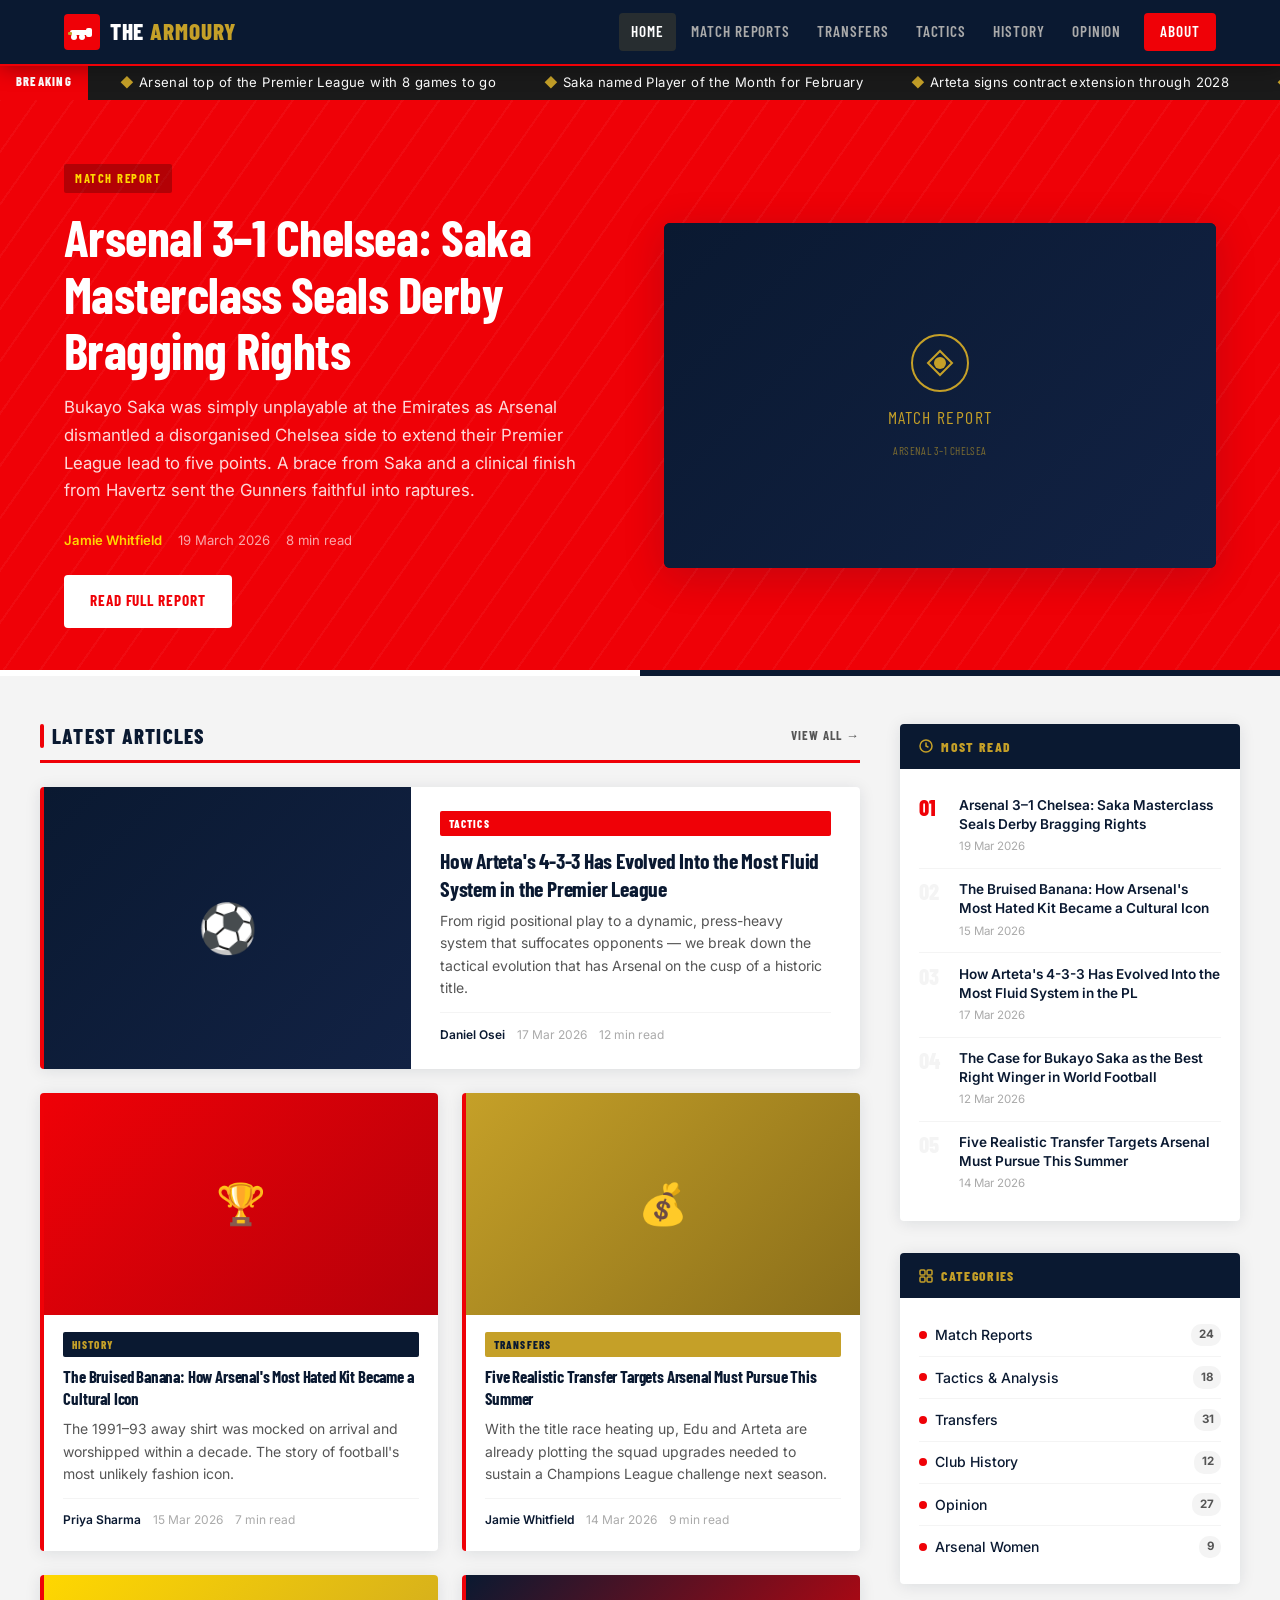
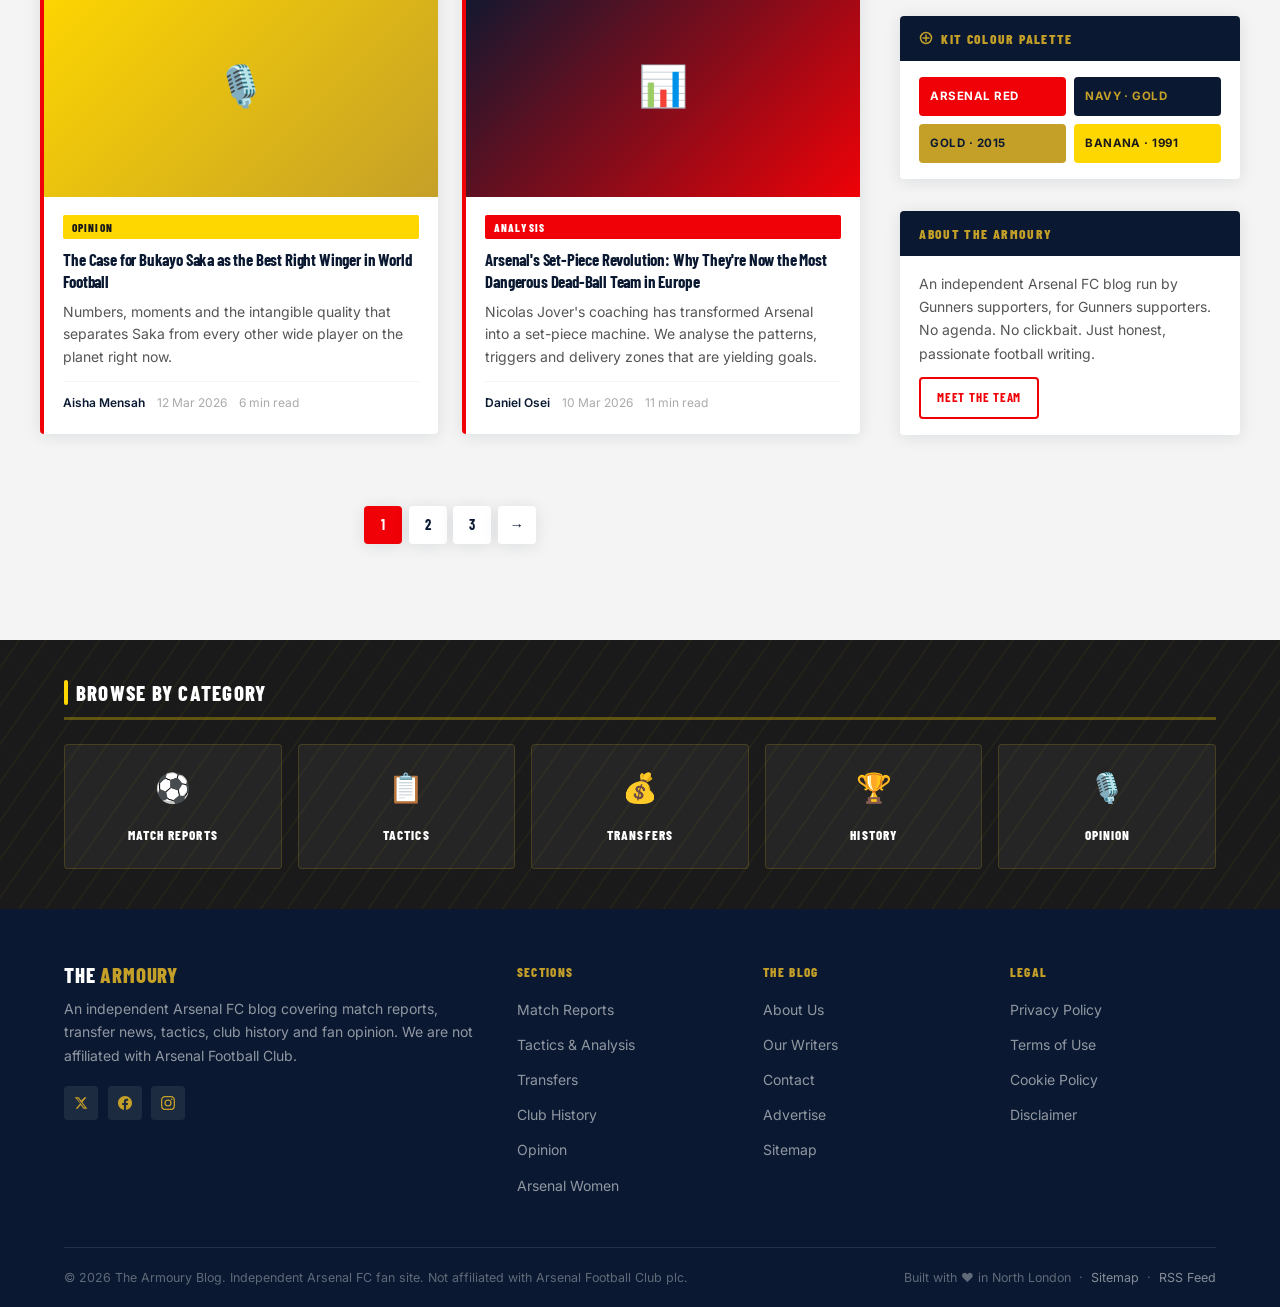
<file: index.html>
<!DOCTYPE html>
<html lang="en">
<head>
  <meta charset="UTF-8" />
  <meta name="viewport" content="width=device-width, initial-scale=1.0" />

  <!-- ═══════════════════════════════════════════════
       PRIMARY SEO META
  ═══════════════════════════════════════════════ -->
  <title>The Armoury Blog — Arsenal FC News, Tactics & Culture</title>
  <meta name="description" content="The Armoury is an independent Arsenal FC blog covering match reports, transfer news, tactics, club history and fan opinion. All Gunners, all the time." />
  <meta name="keywords" content="Arsenal FC, Arsenal blog, Gunners, Premier League, Arsenal news, Arsenal tactics, Arsenal transfers, Emirates Stadium" />
  <meta name="author" content="The Armoury Blog" />
  <meta name="robots" content="index, follow, max-snippet:-1, max-image-preview:large, max-video-preview:-1" />
  <link rel="canonical" href="https://thearmoury.blog/" />

  <!-- ═══════════════════════════════════════════════
       OPEN GRAPH (Facebook / LinkedIn / WhatsApp)
  ═══════════════════════════════════════════════ -->
  <meta property="og:type"        content="website" />
  <meta property="og:site_name"   content="The Armoury Blog" />
  <meta property="og:title"       content="The Armoury Blog — Arsenal FC News, Tactics & Culture" />
  <meta property="og:description" content="Independent Arsenal FC coverage: match reports, transfer news, tactics, club history and fan opinion." />
  <meta property="og:url"         content="https://thearmoury.blog/" />
  <meta property="og:image"       content="https://thearmoury.blog/images/og-default.jpg" />
  <meta property="og:image:width" content="1200" />
  <meta property="og:image:height" content="630" />
  <meta property="og:locale"      content="en_GB" />

  <!-- ═══════════════════════════════════════════════
       TWITTER / X CARDS
  ═══════════════════════════════════════════════ -->
  <meta name="twitter:card"        content="summary_large_image" />
  <meta name="twitter:site"        content="@TheArmouryBlog" />
  <meta name="twitter:creator"     content="@TheArmouryBlog" />
  <meta name="twitter:title"       content="The Armoury Blog — Arsenal FC News, Tactics & Culture" />
  <meta name="twitter:description" content="Independent Arsenal FC coverage: match reports, transfer news, tactics, club history and fan opinion." />
  <meta name="twitter:image"       content="https://thearmoury.blog/images/og-default.jpg" />

  <!-- ═══════════════════════════════════════════════
       SCHEMA.ORG — WebSite + Sitelinks Searchbox
  ═══════════════════════════════════════════════ -->
  <script type="application/ld+json">
  {
    "@context": "https://schema.org",
    "@type": "WebSite",
    "name": "The Armoury Blog",
    "alternateName": "The Armoury",
    "url": "https://thearmoury.blog/",
    "description": "Independent Arsenal FC blog covering match reports, transfer news, tactics, club history and fan opinion.",
    "inLanguage": "en-GB",
    "publisher": {
      "@type": "Organization",
      "name": "The Armoury Blog",
      "url": "https://thearmoury.blog/",
      "logo": {
        "@type": "ImageObject",
        "url": "https://thearmoury.blog/images/logo.png",
        "width": 200,
        "height": 60
      },
      "sameAs": [
        "https://twitter.com/TheArmouryBlog",
        "https://www.facebook.com/TheArmouryBlog",
        "https://www.instagram.com/TheArmouryBlog"
      ]
    },
    "potentialAction": {
      "@type": "SearchAction",
      "target": {
        "@type": "EntryPoint",
        "urlTemplate": "https://thearmoury.blog/search.html?q={search_term_string}"
      },
      "query-input": "required name=search_term_string"
    }
  }
  </script>

  <!-- ═══════════════════════════════════════════════
       SCHEMA.ORG — Blog (ItemList of latest posts)
  ═══════════════════════════════════════════════ -->
  <script type="application/ld+json">
  {
    "@context": "https://schema.org",
    "@type": "Blog",
    "name": "The Armoury Blog",
    "url": "https://thearmoury.blog/",
    "description": "Independent Arsenal FC blog",
    "blogPost": [
      {
        "@type": "BlogPosting",
        "headline": "Arsenal 3-1 Chelsea: Saka Masterclass Seals North London Bragging Rights",
        "url": "https://thearmoury.blog/posts/arsenal-3-1-chelsea-match-report.html",
        "datePublished": "2026-03-19",
        "author": { "@type": "Person", "name": "Jamie Whitfield" },
        "image": "https://thearmoury.blog/images/posts/arsenal-chelsea-march-2026.jpg"
      },
      {
        "@type": "BlogPosting",
        "headline": "The Bruised Banana: How Arsenal's Most Hated Kit Became a Cultural Icon",
        "url": "https://thearmoury.blog/posts/bruised-banana-kit-history.html",
        "datePublished": "2026-03-15",
        "author": { "@type": "Person", "name": "Priya Sharma" },
        "image": "https://thearmoury.blog/images/posts/bruised-banana-kit.jpg"
      }
    ]
  }
  </script>

  <!-- ═══════════════════════════════════════════════
       PERFORMANCE & FONTS
  ═══════════════════════════════════════════════ -->
  <link rel="preconnect" href="https://fonts.googleapis.com" />
  <link rel="preconnect" href="https://fonts.gstatic.com" crossorigin />
  <link href="https://fonts.googleapis.com/css2?family=Barlow+Condensed:wght@600;700;800&family=Inter:wght@400;500;600;700&display=swap" rel="stylesheet" />

  <link rel="stylesheet" href="css/style.css" />

  <!-- Favicon placeholders -->
  <link rel="icon" type="image/svg+xml" href="images/favicon.svg" />
  <link rel="apple-touch-icon" href="images/apple-touch-icon.png" />
  <meta name="theme-color" content="#0A1931" />
</head>
<body>

  <!-- ═══════════════════════════════════════════════
       HEADER
  ═══════════════════════════════════════════════ -->
  <header class="site-header" role="banner">
    <div class="container header-inner">
      <a href="index.html" class="site-logo" aria-label="The Armoury Blog — Home">
        <svg class="logo-cannon" viewBox="0 0 36 36" fill="none" xmlns="http://www.w3.org/2000/svg" aria-hidden="true">
          <rect width="36" height="36" rx="4" fill="#EF0107"/>
          <!-- Simplified cannon silhouette -->
          <rect x="6" y="16" width="20" height="5" rx="2" fill="white"/>
          <rect x="22" y="14" width="6" height="9" rx="2" fill="white"/>
          <circle cx="10" cy="23" r="3" fill="white"/>
          <circle cx="18" cy="23" r="3" fill="white"/>
          <rect x="4" y="18" width="4" height="3" rx="1" fill="#C5A028"/>
        </svg>
        <span class="logo-text">The <span>Armoury</span></span>
      </a>

      <nav class="site-nav" role="navigation" aria-label="Main navigation">
        <a href="index.html" class="active">Home</a>
        <a href="match-reports.html">Match Reports</a>
        <a href="transfers.html">Transfers</a>
        <a href="tactics.html">Tactics</a>
        <a href="history.html">History</a>
        <a href="opinion.html">Opinion</a>
        <a href="about.html" class="nav-cta">About</a>
      </nav>

      <button class="nav-toggle" aria-label="Toggle navigation" aria-expanded="false">
        <svg width="22" height="22" viewBox="0 0 22 22" fill="none" xmlns="http://www.w3.org/2000/svg">
          <rect y="4"  width="22" height="2.5" rx="1.25" fill="currentColor"/>
          <rect y="10" width="22" height="2.5" rx="1.25" fill="currentColor"/>
          <rect y="16" width="22" height="2.5" rx="1.25" fill="currentColor"/>
        </svg>
      </button>
    </div>
  </header>

  <!-- ═══════════════════════════════════════════════
       BREAKING NEWS TICKER
  ═══════════════════════════════════════════════ -->
  <div class="ticker-bar" role="marquee" aria-label="Breaking news">
    <span class="ticker-label">Breaking</span>
    <div class="ticker-track" aria-hidden="true">
      <span>Arsenal top of the Premier League with 8 games to go</span>
      <span>Saka named Player of the Month for February</span>
      <span>Arteta signs contract extension through 2028</span>
      <span>Arsenal linked with €60m Bundesliga midfielder</span>
      <span>Emirates Stadium expansion plans approved by Islington Council</span>
      <span>Arsenal Women reach Champions League semi-finals</span>
      <span>Odegaard returns to training ahead of Man City clash</span>
    </div>
  </div>

  <!-- ═══════════════════════════════════════════════
       HERO — Featured Post
  ═══════════════════════════════════════════════ -->
  <section class="hero" aria-label="Featured article">
    <div class="container hero-inner">
      <div class="hero-content">
        <span class="hero-label">Match Report</span>
        <h1 class="hero-title">Arsenal 3–1 Chelsea: Saka Masterclass Seals Derby Bragging Rights</h1>
        <p class="hero-excerpt">Bukayo Saka was simply unplayable at the Emirates as Arsenal dismantled a disorganised Chelsea side to extend their Premier League lead to five points. A brace from Saka and a clinical finish from Havertz sent the Gunners faithful into raptures.</p>
        <div class="hero-meta">
          <span class="author">Jamie Whitfield</span>
          <span>19 March 2026</span>
          <span>8 min read</span>
        </div>
        <a href="posts/arsenal-3-1-chelsea-match-report.html" class="btn btn-white">Read Full Report</a>
      </div>
      <div class="hero-image-wrap" aria-hidden="true">
        <div class="hero-image-placeholder">
          <svg width="64" height="64" viewBox="0 0 64 64" fill="none" xmlns="http://www.w3.org/2000/svg">
            <circle cx="32" cy="32" r="28" stroke="#C5A028" stroke-width="2" fill="none"/>
            <path d="M20 32 L32 20 L44 32 L32 44 Z" stroke="#C5A028" stroke-width="2" fill="none"/>
            <circle cx="32" cy="32" r="6" fill="#C5A028"/>
          </svg>
          <span>Match Report</span>
          <span style="font-size:0.7rem;color:rgba(197,160,40,0.6);letter-spacing:0.04em;">Arsenal 3–1 Chelsea</span>
        </div>
      </div>
    </div>
  </section>

  <!-- ═══════════════════════════════════════════════
       MAIN CONTENT
  ═══════════════════════════════════════════════ -->
  <main id="main-content" role="main">
    <div class="container main-layout">

      <!-- ── PRIMARY CONTENT ── -->
      <div class="primary-content">

        <!-- Latest Articles -->
        <section aria-labelledby="latest-heading">
          <div class="section-header">
            <h2 class="section-title" id="latest-heading">Latest Articles</h2>
            <a href="all-posts.html" class="section-link">View all →</a>
          </div>

          <div class="posts-grid">

            <!-- Featured card -->
            <article class="post-card post-card-featured" itemscope itemtype="https://schema.org/BlogPosting">
              <div class="post-card-image">
                <div class="post-card-img-placeholder" style="background:linear-gradient(135deg,#0A1931,#122244);min-height:220px;">
                  <span style="font-size:3rem;">⚽</span>
                </div>
              </div>
              <div class="post-card-body">
                <span class="post-tag tag-red">Tactics</span>
                <h3 class="post-card-title" itemprop="headline">
                  <a href="posts/arteta-4-3-3-evolution.html" itemprop="url">How Arteta's 4-3-3 Has Evolved Into the Most Fluid System in the Premier League</a>
                </h3>
                <p class="post-card-excerpt" itemprop="description">From rigid positional play to a dynamic, press-heavy system that suffocates opponents — we break down the tactical evolution that has Arsenal on the cusp of a historic title.</p>
                <div class="post-card-meta">
                  <span class="author" itemprop="author" itemscope itemtype="https://schema.org/Person">
                    <span itemprop="name">Daniel Osei</span>
                  </span>
                  <time itemprop="datePublished" datetime="2026-03-17">17 Mar 2026</time>
                  <span>12 min read</span>
                </div>
              </div>
            </article>

            <!-- Card 1 -->
            <article class="post-card" itemscope itemtype="https://schema.org/BlogPosting">
              <div class="post-card-image">
                <div class="post-card-img-placeholder" style="background:linear-gradient(135deg,#EF0107,#B5000A);">
                  <span style="font-size:2.5rem;">🏆</span>
                </div>
              </div>
              <div class="post-card-body">
                <span class="post-tag tag-navy">History</span>
                <h3 class="post-card-title" itemprop="headline">
                  <a href="posts/bruised-banana-kit-history.html" itemprop="url">The Bruised Banana: How Arsenal's Most Hated Kit Became a Cultural Icon</a>
                </h3>
                <p class="post-card-excerpt" itemprop="description">The 1991–93 away shirt was mocked on arrival and worshipped within a decade. The story of football's most unlikely fashion icon.</p>
                <div class="post-card-meta">
                  <span class="author" itemprop="author" itemscope itemtype="https://schema.org/Person">
                    <span itemprop="name">Priya Sharma</span>
                  </span>
                  <time itemprop="datePublished" datetime="2026-03-15">15 Mar 2026</time>
                  <span>7 min read</span>
                </div>
              </div>
            </article>

            <!-- Card 2 -->
            <article class="post-card" itemscope itemtype="https://schema.org/BlogPosting">
              <div class="post-card-image">
                <div class="post-card-img-placeholder" style="background:linear-gradient(135deg,#C5A028,#8a6e1a);">
                  <span style="font-size:2.5rem;">💰</span>
                </div>
              </div>
              <div class="post-card-body">
                <span class="post-tag tag-gold">Transfers</span>
                <h3 class="post-card-title" itemprop="headline">
                  <a href="posts/summer-transfer-targets-2026.html" itemprop="url">Five Realistic Transfer Targets Arsenal Must Pursue This Summer</a>
                </h3>
                <p class="post-card-excerpt" itemprop="description">With the title race heating up, Edu and Arteta are already plotting the squad upgrades needed to sustain a Champions League challenge next season.</p>
                <div class="post-card-meta">
                  <span class="author" itemprop="author" itemscope itemtype="https://schema.org/Person">
                    <span itemprop="name">Jamie Whitfield</span>
                  </span>
                  <time itemprop="datePublished" datetime="2026-03-14">14 Mar 2026</time>
                  <span>9 min read</span>
                </div>
              </div>
            </article>

            <!-- Card 3 -->
            <article class="post-card" itemscope itemtype="https://schema.org/BlogPosting">
              <div class="post-card-image">
                <div class="post-card-img-placeholder" style="background:linear-gradient(135deg,#FFD700,#c5a028);">
                  <span style="font-size:2.5rem;">🎙️</span>
                </div>
              </div>
              <div class="post-card-body">
                <span class="post-tag tag-yellow">Opinion</span>
                <h3 class="post-card-title" itemprop="headline">
                  <a href="posts/saka-best-in-world.html" itemprop="url">The Case for Bukayo Saka as the Best Right Winger in World Football</a>
                </h3>
                <p class="post-card-excerpt" itemprop="description">Numbers, moments and the intangible quality that separates Saka from every other wide player on the planet right now.</p>
                <div class="post-card-meta">
                  <span class="author" itemprop="author" itemscope itemtype="https://schema.org/Person">
                    <span itemprop="name">Aisha Mensah</span>
                  </span>
                  <time itemprop="datePublished" datetime="2026-03-12">12 Mar 2026</time>
                  <span>6 min read</span>
                </div>
              </div>
            </article>

            <!-- Card 4 -->
            <article class="post-card" itemscope itemtype="https://schema.org/BlogPosting">
              <div class="post-card-image">
                <div class="post-card-img-placeholder" style="background:linear-gradient(135deg,#0A1931,#EF0107);">
                  <span style="font-size:2.5rem;">📊</span>
                </div>
              </div>
              <div class="post-card-body">
                <span class="post-tag tag-red">Analysis</span>
                <h3 class="post-card-title" itemprop="headline">
                  <a href="posts/arsenal-set-piece-analysis.html" itemprop="url">Arsenal's Set-Piece Revolution: Why They're Now the Most Dangerous Dead-Ball Team in Europe</a>
                </h3>
                <p class="post-card-excerpt" itemprop="description">Nicolas Jover's coaching has transformed Arsenal into a set-piece machine. We analyse the patterns, triggers and delivery zones that are yielding goals.</p>
                <div class="post-card-meta">
                  <span class="author" itemprop="author" itemscope itemtype="https://schema.org/Person">
                    <span itemprop="name">Daniel Osei</span>
                  </span>
                  <time itemprop="datePublished" datetime="2026-03-10">10 Mar 2026</time>
                  <span>11 min read</span>
                </div>
              </div>
            </article>

          </div><!-- /.posts-grid -->
        </section>

        <!-- Pagination -->
        <nav class="pagination" aria-label="Post pagination">
          <a href="#" class="page-link active" aria-current="page">1</a>
          <a href="#" class="page-link">2</a>
          <a href="#" class="page-link">3</a>
          <a href="#" class="page-link" aria-label="Next page">→</a>
        </nav>

      </div><!-- /.primary-content -->

      <!-- ── SIDEBAR ── -->
      <aside class="sidebar" role="complementary" aria-label="Sidebar">

        <!-- Most Read -->
        <div class="sidebar-widget">
          <div class="widget-header">
            <svg width="14" height="14" viewBox="0 0 14 14" fill="none" aria-hidden="true"><circle cx="7" cy="7" r="6" stroke="currentColor" stroke-width="1.5"/><path d="M7 4v3l2 1" stroke="currentColor" stroke-width="1.5" stroke-linecap="round"/></svg>
            Most Read
          </div>
          <div class="widget-body">
            <ol class="latest-list" aria-label="Most read articles">
              <li>
                <span class="latest-num">01</span>
                <div>
                  <div class="latest-title"><a href="posts/arsenal-3-1-chelsea-match-report.html">Arsenal 3–1 Chelsea: Saka Masterclass Seals Derby Bragging Rights</a></div>
                  <div class="latest-date">19 Mar 2026</div>
                </div>
              </li>
              <li>
                <span class="latest-num">02</span>
                <div>
                  <div class="latest-title"><a href="posts/bruised-banana-kit-history.html">The Bruised Banana: How Arsenal's Most Hated Kit Became a Cultural Icon</a></div>
                  <div class="latest-date">15 Mar 2026</div>
                </div>
              </li>
              <li>
                <span class="latest-num">03</span>
                <div>
                  <div class="latest-title"><a href="posts/arteta-4-3-3-evolution.html">How Arteta's 4-3-3 Has Evolved Into the Most Fluid System in the PL</a></div>
                  <div class="latest-date">17 Mar 2026</div>
                </div>
              </li>
              <li>
                <span class="latest-num">04</span>
                <div>
                  <div class="latest-title"><a href="posts/saka-best-in-world.html">The Case for Bukayo Saka as the Best Right Winger in World Football</a></div>
                  <div class="latest-date">12 Mar 2026</div>
                </div>
              </li>
              <li>
                <span class="latest-num">05</span>
                <div>
                  <div class="latest-title"><a href="posts/summer-transfer-targets-2026.html">Five Realistic Transfer Targets Arsenal Must Pursue This Summer</a></div>
                  <div class="latest-date">14 Mar 2026</div>
                </div>
              </li>
            </ol>
          </div>
        </div>

        <!-- Categories -->
        <div class="sidebar-widget">
          <div class="widget-header">
            <svg width="14" height="14" viewBox="0 0 14 14" fill="none" aria-hidden="true"><rect x="1" y="1" width="5" height="5" rx="1" stroke="currentColor" stroke-width="1.5"/><rect x="8" y="1" width="5" height="5" rx="1" stroke="currentColor" stroke-width="1.5"/><rect x="1" y="8" width="5" height="5" rx="1" stroke="currentColor" stroke-width="1.5"/><rect x="8" y="8" width="5" height="5" rx="1" stroke="currentColor" stroke-width="1.5"/></svg>
            Categories
          </div>
          <div class="widget-body">
            <ul class="cat-list" aria-label="Post categories">
              <li><a href="match-reports.html">Match Reports</a><span class="cat-count">24</span></li>
              <li><a href="tactics.html">Tactics &amp; Analysis</a><span class="cat-count">18</span></li>
              <li><a href="transfers.html">Transfers</a><span class="cat-count">31</span></li>
              <li><a href="history.html">Club History</a><span class="cat-count">12</span></li>
              <li><a href="opinion.html">Opinion</a><span class="cat-count">27</span></li>
              <li><a href="women.html">Arsenal Women</a><span class="cat-count">9</span></li>
            </ul>
          </div>
        </div>

        <!-- Kit Colours -->
        <div class="sidebar-widget">
          <div class="widget-header">
            <svg width="14" height="14" viewBox="0 0 14 14" fill="none" aria-hidden="true"><circle cx="7" cy="7" r="5.5" stroke="currentColor" stroke-width="1.5"/><path d="M4 7h6M7 4v6" stroke="currentColor" stroke-width="1.5" stroke-linecap="round"/></svg>
            Kit Colour Palette
          </div>
          <div class="widget-body">
            <div class="kit-swatches" aria-label="Arsenal kit colour palette">
              <div class="swatch swatch-red">Arsenal Red</div>
              <div class="swatch swatch-navy">Navy · Gold</div>
              <div class="swatch swatch-gold">Gold · 2015</div>
              <div class="swatch swatch-yellow">Banana · 1991</div>
            </div>
          </div>
        </div>

        <!-- About Widget -->
        <div class="sidebar-widget">
          <div class="widget-header">About The Armoury</div>
          <div class="widget-body">
            <p style="font-size:0.875rem;color:#555;line-height:1.65;margin-bottom:0.8rem;">An independent Arsenal FC blog run by Gunners supporters, for Gunners supporters. No agenda. No clickbait. Just honest, passionate football writing.</p>
            <a href="about.html" class="btn btn-outline-red" style="font-size:0.8rem;padding:0.5rem 1rem;">Meet the Team</a>
          </div>
        </div>

      </aside><!-- /.sidebar -->

    </div><!-- /.container.main-layout -->

    <!-- ═══════════════════════════════════════════════
         CATEGORY STRIP — Bruised Banana section
    ═══════════════════════════════════════════════ -->
    <section class="category-strip" aria-labelledby="browse-heading">
      <div class="container category-strip-inner">
        <div class="section-header" style="border-bottom-color:rgba(255,215,0,0.3);">
          <h2 class="section-title" id="browse-heading" style="color:#fff;">Browse by Category</h2>
        </div>
        <div class="cat-cards" role="list">
          <a href="match-reports.html" class="cat-card" role="listitem">
            <span class="cat-card-icon" aria-hidden="true">⚽</span>
            <span class="cat-card-name">Match Reports</span>
          </a>
          <a href="tactics.html" class="cat-card" role="listitem">
            <span class="cat-card-icon" aria-hidden="true">📋</span>
            <span class="cat-card-name">Tactics</span>
          </a>
          <a href="transfers.html" class="cat-card" role="listitem">
            <span class="cat-card-icon" aria-hidden="true">💰</span>
            <span class="cat-card-name">Transfers</span>
          </a>
          <a href="history.html" class="cat-card" role="listitem">
            <span class="cat-card-icon" aria-hidden="true">🏆</span>
            <span class="cat-card-name">History</span>
          </a>
          <a href="opinion.html" class="cat-card" role="listitem">
            <span class="cat-card-icon" aria-hidden="true">🎙️</span>
            <span class="cat-card-name">Opinion</span>
          </a>
        </div>
      </div>
    </section>

  </main>

  <!-- ═══════════════════════════════════════════════
       FOOTER — Navy + Gold (2015-16 away kit)
  ═══════════════════════════════════════════════ -->
  <footer class="site-footer" role="contentinfo">
    <div class="container">
      <div class="footer-grid">
        <div class="footer-brand">
          <span class="logo-text">The <span>Armoury</span></span>
          <p class="footer-desc">An independent Arsenal FC blog covering match reports, transfer news, tactics, club history and fan opinion. We are not affiliated with Arsenal Football Club.</p>
          <div class="footer-social" aria-label="Social media links">
            <a href="#" class="social-link" aria-label="Twitter / X">
              <svg width="14" height="14" viewBox="0 0 24 24" fill="currentColor"><path d="M18.244 2.25h3.308l-7.227 8.26 8.502 11.24H16.17l-4.714-6.231-5.401 6.231H2.746l7.73-8.835L1.254 2.25H8.08l4.253 5.622zm-1.161 17.52h1.833L7.084 4.126H5.117z"/></svg>
            </a>
            <a href="#" class="social-link" aria-label="Facebook">
              <svg width="14" height="14" viewBox="0 0 24 24" fill="currentColor"><path d="M24 12.073c0-6.627-5.373-12-12-12s-12 5.373-12 12c0 5.99 4.388 10.954 10.125 11.854v-8.385H7.078v-3.47h3.047V9.43c0-3.007 1.792-4.669 4.533-4.669 1.312 0 2.686.235 2.686.235v2.953H15.83c-1.491 0-1.956.925-1.956 1.874v2.25h3.328l-.532 3.47h-2.796v8.385C19.612 23.027 24 18.062 24 12.073z"/></svg>
            </a>
            <a href="#" class="social-link" aria-label="Instagram">
              <svg width="14" height="14" viewBox="0 0 24 24" fill="currentColor"><path d="M12 2.163c3.204 0 3.584.012 4.85.07 3.252.148 4.771 1.691 4.919 4.919.058 1.265.069 1.645.069 4.849 0 3.205-.012 3.584-.069 4.849-.149 3.225-1.664 4.771-4.919 4.919-1.266.058-1.644.07-4.85.07-3.204 0-3.584-.012-4.849-.07-3.26-.149-4.771-1.699-4.919-4.92-.058-1.265-.07-1.644-.07-4.849 0-3.204.013-3.583.07-4.849.149-3.227 1.664-4.771 4.919-4.919 1.266-.057 1.645-.069 4.849-.069zM12 0C8.741 0 8.333.014 7.053.072 2.695.272.273 2.69.073 7.052.014 8.333 0 8.741 0 12c0 3.259.014 3.668.072 4.948.2 4.358 2.618 6.78 6.98 6.98C8.333 23.986 8.741 24 12 24c3.259 0 3.668-.014 4.948-.072 4.354-.2 6.782-2.618 6.979-6.98.059-1.28.073-1.689.073-4.948 0-3.259-.014-3.667-.072-4.947-.196-4.354-2.617-6.78-6.979-6.98C15.668.014 15.259 0 12 0zm0 5.838a6.162 6.162 0 100 12.324 6.162 6.162 0 000-12.324zM12 16a4 4 0 110-8 4 4 0 010 8zm6.406-11.845a1.44 1.44 0 100 2.881 1.44 1.44 0 000-2.881z"/></svg>
            </a>
          </div>
        </div>

        <div class="footer-col">
          <h4>Sections</h4>
          <ul class="footer-links">
            <li><a href="match-reports.html">Match Reports</a></li>
            <li><a href="tactics.html">Tactics &amp; Analysis</a></li>
            <li><a href="transfers.html">Transfers</a></li>
            <li><a href="history.html">Club History</a></li>
            <li><a href="opinion.html">Opinion</a></li>
            <li><a href="women.html">Arsenal Women</a></li>
          </ul>
        </div>

        <div class="footer-col">
          <h4>The Blog</h4>
          <ul class="footer-links">
            <li><a href="about.html">About Us</a></li>
            <li><a href="writers.html">Our Writers</a></li>
            <li><a href="contact.html">Contact</a></li>
            <li><a href="advertise.html">Advertise</a></li>
            <li><a href="sitemap.xml">Sitemap</a></li>
          </ul>
        </div>

        <div class="footer-col">
          <h4>Legal</h4>
          <ul class="footer-links">
            <li><a href="privacy.html">Privacy Policy</a></li>
            <li><a href="terms.html">Terms of Use</a></li>
            <li><a href="cookies.html">Cookie Policy</a></li>
            <li><a href="disclaimer.html">Disclaimer</a></li>
          </ul>
        </div>
      </div>

      <div class="footer-bottom">
        <span>© 2026 The Armoury Blog. Independent Arsenal FC fan site. Not affiliated with Arsenal Football Club plc.</span>
        <span>Built with ❤️ in North London &nbsp;·&nbsp; <a href="sitemap.xml">Sitemap</a> &nbsp;·&nbsp; <a href="rss.xml">RSS Feed</a></span>
      </div>
    </div>
  </footer>

  <!-- Back to top -->
  <button id="back-to-top" aria-label="Back to top" style="position:fixed;bottom:1.5rem;right:1.5rem;width:40px;height:40px;background:var(--red);color:#fff;border:none;border-radius:4px;cursor:pointer;opacity:0;pointer-events:none;transition:opacity 0.3s;font-size:1.1rem;display:flex;align-items:center;justify-content:center;box-shadow:0 2px 12px rgba(0,0,0,0.25);" aria-hidden="true">↑</button>

  <script src="js/main.js"></script>
</body>
</html>
</file>
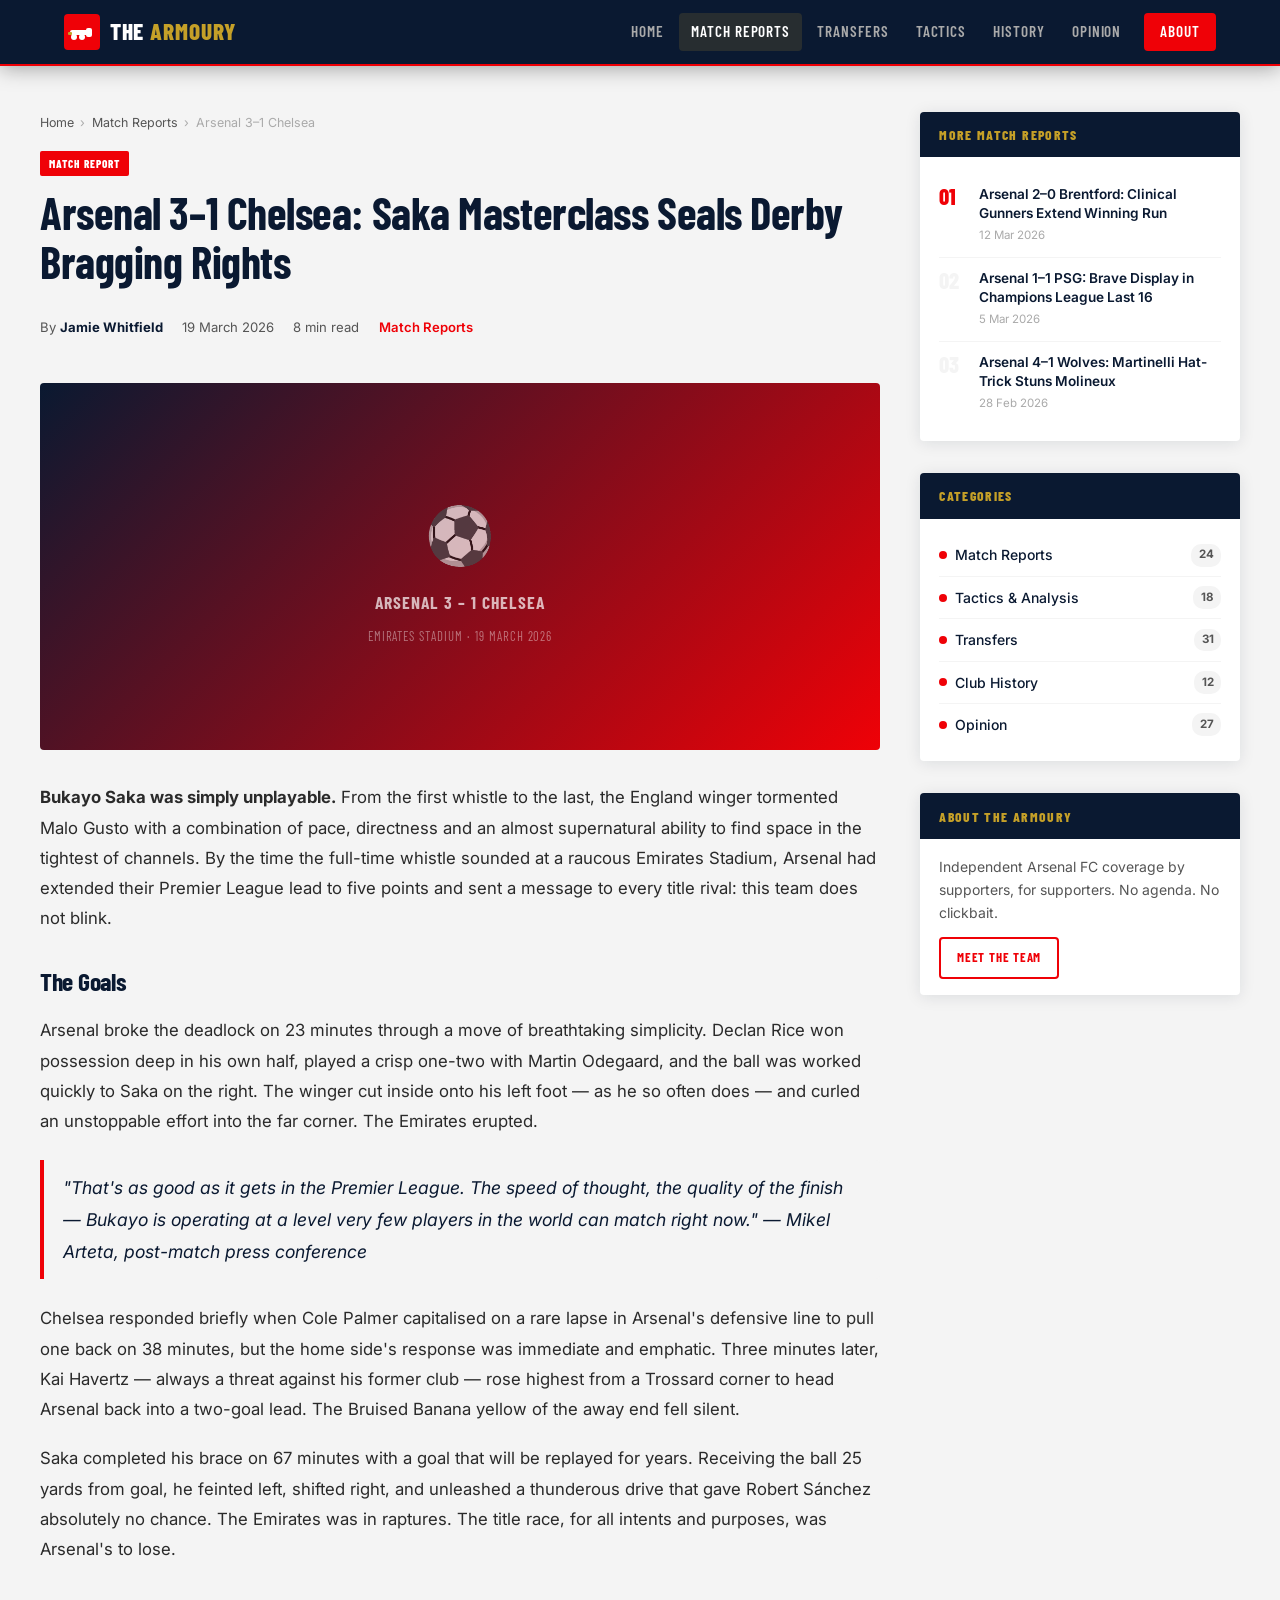
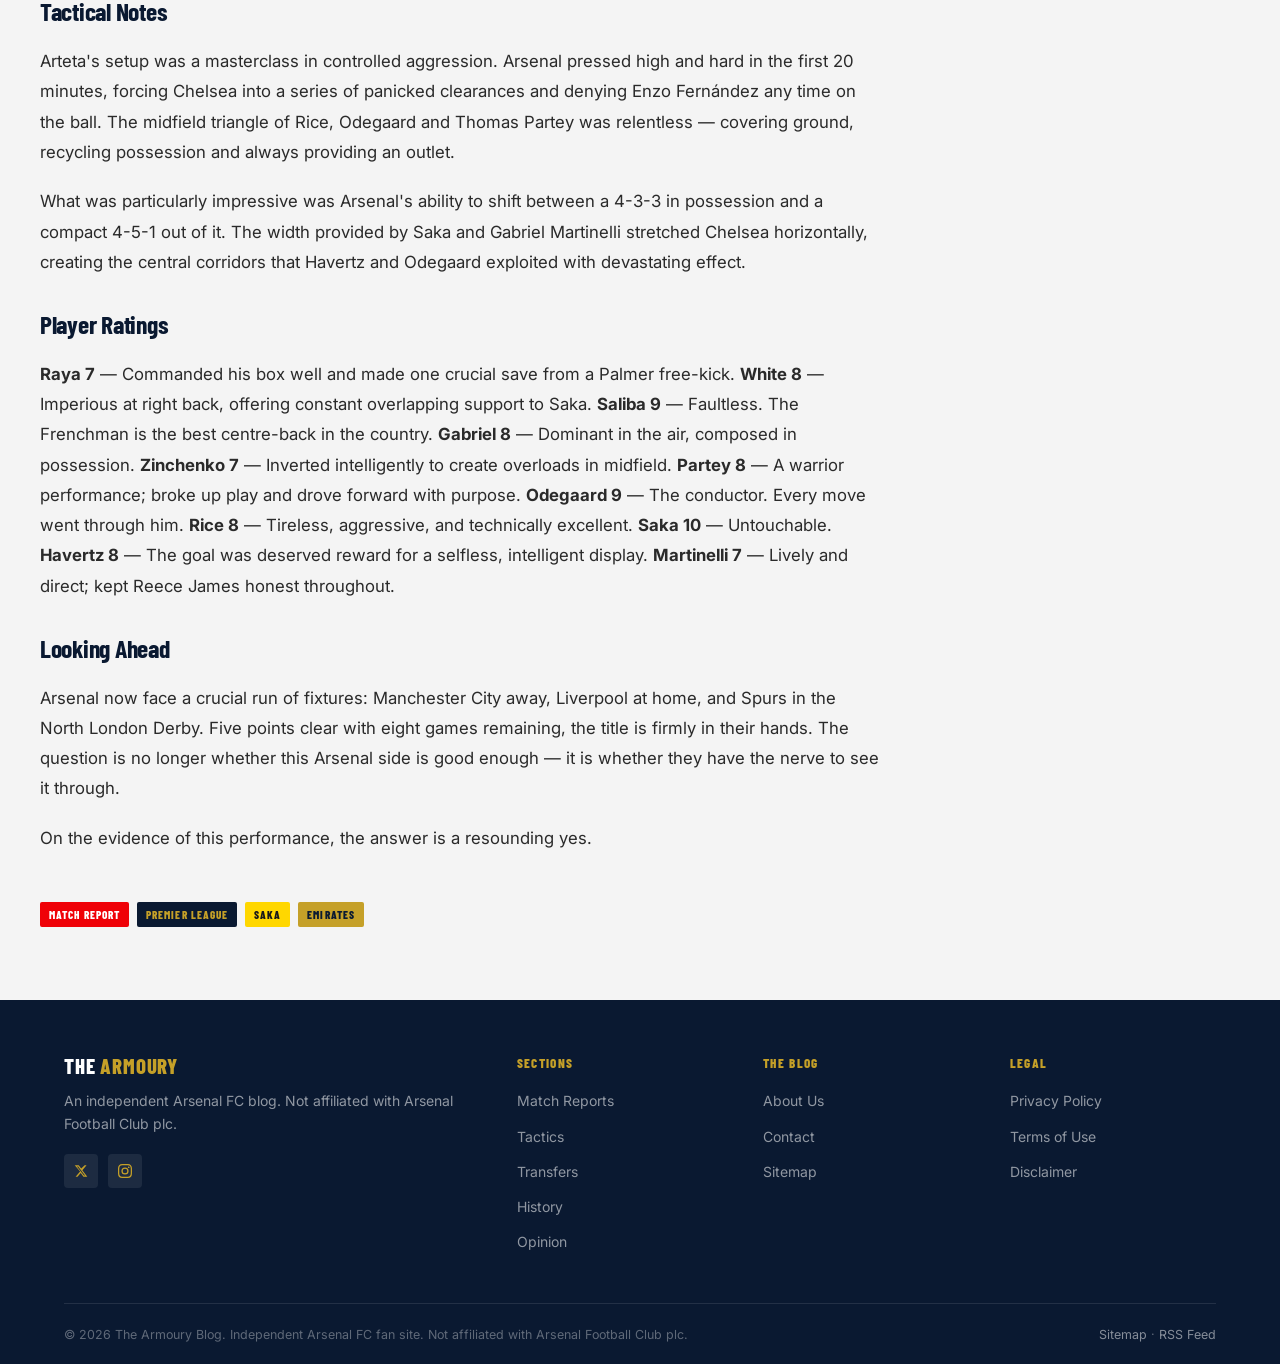
<file: posts/arsenal-3-1-chelsea-match-report.html>
<!DOCTYPE html>
<html lang="en">
<head>
  <meta charset="UTF-8" />
  <meta name="viewport" content="width=device-width, initial-scale=1.0" />

  <!-- ═══════════════════════════════════════════════
       PRIMARY SEO META
  ═══════════════════════════════════════════════ -->
  <title>Arsenal 3–1 Chelsea: Saka Masterclass Seals Derby Bragging Rights | The Armoury Blog</title>
  <meta name="description" content="Bukayo Saka was simply unplayable at the Emirates as Arsenal dismantled Chelsea to extend their Premier League lead to five points. Full match report and analysis." />
  <meta name="keywords" content="Arsenal vs Chelsea, Arsenal match report, Saka, Premier League 2026, Emirates Stadium, Gunners" />
  <meta name="author" content="Jamie Whitfield" />
  <meta name="robots" content="index, follow, max-snippet:-1, max-image-preview:large, max-video-preview:-1" />
  <link rel="canonical" href="https://thearmoury.blog/posts/arsenal-3-1-chelsea-match-report.html" />

  <!-- ═══════════════════════════════════════════════
       OPEN GRAPH
  ═══════════════════════════════════════════════ -->
  <meta property="og:type"        content="article" />
  <meta property="og:site_name"   content="The Armoury Blog" />
  <meta property="og:title"       content="Arsenal 3–1 Chelsea: Saka Masterclass Seals Derby Bragging Rights" />
  <meta property="og:description" content="Bukayo Saka was simply unplayable at the Emirates as Arsenal dismantled Chelsea to extend their Premier League lead to five points." />
  <meta property="og:url"         content="https://thearmoury.blog/posts/arsenal-3-1-chelsea-match-report.html" />
  <meta property="og:image"       content="https://thearmoury.blog/images/posts/arsenal-chelsea-march-2026.jpg" />
  <meta property="og:image:width" content="1200" />
  <meta property="og:image:height" content="630" />
  <meta property="og:locale"      content="en_GB" />
  <meta property="article:published_time" content="2026-03-19T18:30:00+00:00" />
  <meta property="article:modified_time"  content="2026-03-19T20:15:00+00:00" />
  <meta property="article:author"         content="https://thearmoury.blog/writers/jamie-whitfield.html" />
  <meta property="article:section"        content="Match Reports" />
  <meta property="article:tag"            content="Arsenal" />
  <meta property="article:tag"            content="Chelsea" />
  <meta property="article:tag"            content="Premier League" />

  <!-- ═══════════════════════════════════════════════
       TWITTER / X CARDS
  ═══════════════════════════════════════════════ -->
  <meta name="twitter:card"        content="summary_large_image" />
  <meta name="twitter:site"        content="@TheArmouryBlog" />
  <meta name="twitter:creator"     content="@JamieWhitfield" />
  <meta name="twitter:title"       content="Arsenal 3–1 Chelsea: Saka Masterclass Seals Derby Bragging Rights" />
  <meta name="twitter:description" content="Bukayo Saka was simply unplayable at the Emirates as Arsenal dismantled Chelsea to extend their Premier League lead to five points." />
  <meta name="twitter:image"       content="https://thearmoury.blog/images/posts/arsenal-chelsea-march-2026.jpg" />

  <!-- ═══════════════════════════════════════════════
       SCHEMA.ORG — BlogPosting (Article)
  ═══════════════════════════════════════════════ -->
  <script type="application/ld+json">
  {
    "@context": "https://schema.org",
    "@type": "BlogPosting",
    "headline": "Arsenal 3–1 Chelsea: Saka Masterclass Seals Derby Bragging Rights",
    "description": "Bukayo Saka was simply unplayable at the Emirates as Arsenal dismantled Chelsea to extend their Premier League lead to five points. Full match report and analysis.",
    "image": {
      "@type": "ImageObject",
      "url": "https://thearmoury.blog/images/posts/arsenal-chelsea-march-2026.jpg",
      "width": 1200,
      "height": 630
    },
    "url": "https://thearmoury.blog/posts/arsenal-3-1-chelsea-match-report.html",
    "datePublished": "2026-03-19T18:30:00+00:00",
    "dateModified": "2026-03-19T20:15:00+00:00",
    "author": {
      "@type": "Person",
      "name": "Jamie Whitfield",
      "url": "https://thearmoury.blog/writers/jamie-whitfield.html"
    },
    "publisher": {
      "@type": "Organization",
      "name": "The Armoury Blog",
      "url": "https://thearmoury.blog/",
      "logo": {
        "@type": "ImageObject",
        "url": "https://thearmoury.blog/images/logo.png",
        "width": 200,
        "height": 60
      }
    },
    "mainEntityOfPage": {
      "@type": "WebPage",
      "@id": "https://thearmoury.blog/posts/arsenal-3-1-chelsea-match-report.html"
    },
    "articleSection": "Match Reports",
    "keywords": ["Arsenal", "Chelsea", "Premier League", "Saka", "Match Report"],
    "wordCount": 1200,
    "inLanguage": "en-GB",
    "isAccessibleForFree": true
  }
  </script>

  <!-- ═══════════════════════════════════════════════
       SCHEMA.ORG — BreadcrumbList
  ═══════════════════════════════════════════════ -->
  <script type="application/ld+json">
  {
    "@context": "https://schema.org",
    "@type": "BreadcrumbList",
    "itemListElement": [
      {
        "@type": "ListItem",
        "position": 1,
        "name": "Home",
        "item": "https://thearmoury.blog/"
      },
      {
        "@type": "ListItem",
        "position": 2,
        "name": "Match Reports",
        "item": "https://thearmoury.blog/match-reports.html"
      },
      {
        "@type": "ListItem",
        "position": 3,
        "name": "Arsenal 3–1 Chelsea: Saka Masterclass Seals Derby Bragging Rights",
        "item": "https://thearmoury.blog/posts/arsenal-3-1-chelsea-match-report.html"
      }
    ]
  }
  </script>

  <!-- ═══════════════════════════════════════════════
       FONTS & STYLES
  ═══════════════════════════════════════════════ -->
  <link rel="preconnect" href="https://fonts.googleapis.com" />
  <link rel="preconnect" href="https://fonts.gstatic.com" crossorigin />
  <link href="https://fonts.googleapis.com/css2?family=Barlow+Condensed:wght@600;700;800&family=Inter:wght@400;500;600;700&display=swap" rel="stylesheet" />
  <link rel="stylesheet" href="../css/style.css" />
  <link rel="icon" type="image/svg+xml" href="../images/favicon.svg" />
  <meta name="theme-color" content="#0A1931" />

  <!-- Reading progress bar -->
  <style>
    #reading-progress {
      position: fixed;
      top: 0; left: 0;
      height: 3px;
      width: 0%;
      background: var(--red);
      z-index: 200;
      transition: width 0.1s linear;
    }
  </style>
</head>
<body>

  <!-- Reading progress bar -->
  <div id="reading-progress" role="progressbar" aria-label="Reading progress" aria-valuenow="0" aria-valuemin="0" aria-valuemax="100"></div>

  <!-- ═══════════════════════════════════════════════
       HEADER
  ═══════════════════════════════════════════════ -->
  <header class="site-header" role="banner">
    <div class="container header-inner">
      <a href="../index.html" class="site-logo" aria-label="The Armoury Blog — Home">
        <svg class="logo-cannon" viewBox="0 0 36 36" fill="none" xmlns="http://www.w3.org/2000/svg" aria-hidden="true">
          <rect width="36" height="36" rx="4" fill="#EF0107"/>
          <rect x="6" y="16" width="20" height="5" rx="2" fill="white"/>
          <rect x="22" y="14" width="6" height="9" rx="2" fill="white"/>
          <circle cx="10" cy="23" r="3" fill="white"/>
          <circle cx="18" cy="23" r="3" fill="white"/>
          <rect x="4" y="18" width="4" height="3" rx="1" fill="#C5A028"/>
        </svg>
        <span class="logo-text">The <span>Armoury</span></span>
      </a>

      <nav class="site-nav" role="navigation" aria-label="Main navigation">
        <a href="../index.html">Home</a>
        <a href="../match-reports.html" class="active">Match Reports</a>
        <a href="../transfers.html">Transfers</a>
        <a href="../tactics.html">Tactics</a>
        <a href="../history.html">History</a>
        <a href="../opinion.html">Opinion</a>
        <a href="../about.html" class="nav-cta">About</a>
      </nav>

      <button class="nav-toggle" aria-label="Toggle navigation" aria-expanded="false">
        <svg width="22" height="22" viewBox="0 0 22 22" fill="none"><rect y="4" width="22" height="2.5" rx="1.25" fill="currentColor"/><rect y="10" width="22" height="2.5" rx="1.25" fill="currentColor"/><rect y="16" width="22" height="2.5" rx="1.25" fill="currentColor"/></svg>
      </button>
    </div>
  </header>

  <!-- ═══════════════════════════════════════════════
       MAIN CONTENT
  ═══════════════════════════════════════════════ -->
  <main id="main-content" role="main">
    <div class="container article-layout">

      <!-- ── ARTICLE ── -->
      <article itemscope itemtype="https://schema.org/BlogPosting">
        <meta itemprop="url" content="https://thearmoury.blog/posts/arsenal-3-1-chelsea-match-report.html" />

        <header class="article-header">
          <!-- Breadcrumb -->
          <nav class="article-breadcrumb" aria-label="Breadcrumb">
            <a href="../index.html">Home</a>
            <span class="sep" aria-hidden="true">›</span>
            <a href="../match-reports.html">Match Reports</a>
            <span class="sep" aria-hidden="true">›</span>
            <span aria-current="page">Arsenal 3–1 Chelsea</span>
          </nav>

          <span class="post-tag tag-red" style="margin-bottom:0.75rem;display:inline-block;">Match Report</span>

          <h1 class="article-title" itemprop="headline">
            Arsenal 3–1 Chelsea: Saka Masterclass Seals Derby Bragging Rights
          </h1>

          <div class="article-meta">
            <span>By <a href="../writers/jamie-whitfield.html" class="author" itemprop="author" itemscope itemtype="https://schema.org/Person"><span itemprop="name">Jamie Whitfield</span></a></span>
            <time itemprop="datePublished" datetime="2026-03-19T18:30:00+00:00">19 March 2026</time>
            <span itemprop="timeRequired" content="PT8M">8 min read</span>
            <span itemprop="articleSection"><a href="../match-reports.html" class="tag">Match Reports</a></span>
          </div>
        </header>

        <!-- Hero image placeholder -->
        <div class="article-hero-image" style="background:linear-gradient(135deg,#0A1931 0%,#EF0107 100%);display:flex;align-items:center;justify-content:center;flex-direction:column;gap:0.5rem;color:rgba(255,255,255,0.7);font-family:'Barlow Condensed',sans-serif;letter-spacing:0.06em;text-transform:uppercase;" role="img" aria-label="Arsenal vs Chelsea match action at the Emirates Stadium">
          <span style="font-size:3.5rem;">⚽</span>
          <span style="font-size:1.1rem;font-weight:700;">Arsenal 3 – 1 Chelsea</span>
          <span style="font-size:0.8rem;opacity:0.6;">Emirates Stadium · 19 March 2026</span>
        </div>

        <!-- Article body -->
        <div class="article-body" itemprop="articleBody">

          <p><strong>Bukayo Saka was simply unplayable.</strong> From the first whistle to the last, the England winger tormented Malo Gusto with a combination of pace, directness and an almost supernatural ability to find space in the tightest of channels. By the time the full-time whistle sounded at a raucous Emirates Stadium, Arsenal had extended their Premier League lead to five points and sent a message to every title rival: this team does not blink.</p>

          <h2>The Goals</h2>

          <p>Arsenal broke the deadlock on 23 minutes through a move of breathtaking simplicity. Declan Rice won possession deep in his own half, played a crisp one-two with Martin Odegaard, and the ball was worked quickly to Saka on the right. The winger cut inside onto his left foot — as he so often does — and curled an unstoppable effort into the far corner. The Emirates erupted.</p>

          <blockquote>
            "That's as good as it gets in the Premier League. The speed of thought, the quality of the finish — Bukayo is operating at a level very few players in the world can match right now."
            <cite>— Mikel Arteta, post-match press conference</cite>
          </blockquote>

          <p>Chelsea responded briefly when Cole Palmer capitalised on a rare lapse in Arsenal's defensive line to pull one back on 38 minutes, but the home side's response was immediate and emphatic. Three minutes later, Kai Havertz — always a threat against his former club — rose highest from a Trossard corner to head Arsenal back into a two-goal lead. The Bruised Banana yellow of the away end fell silent.</p>

          <p>Saka completed his brace on 67 minutes with a goal that will be replayed for years. Receiving the ball 25 yards from goal, he feinted left, shifted right, and unleashed a thunderous drive that gave Robert Sánchez absolutely no chance. The Emirates was in raptures. The title race, for all intents and purposes, was Arsenal's to lose.</p>

          <h2>Tactical Notes</h2>

          <p>Arteta's setup was a masterclass in controlled aggression. Arsenal pressed high and hard in the first 20 minutes, forcing Chelsea into a series of panicked clearances and denying Enzo Fernández any time on the ball. The midfield triangle of Rice, Odegaard and Thomas Partey was relentless — covering ground, recycling possession and always providing an outlet.</p>

          <p>What was particularly impressive was Arsenal's ability to shift between a 4-3-3 in possession and a compact 4-5-1 out of it. The width provided by Saka and Gabriel Martinelli stretched Chelsea horizontally, creating the central corridors that Havertz and Odegaard exploited with devastating effect.</p>

          <h2>Player Ratings</h2>

          <p><strong>Raya 7</strong> — Commanded his box well and made one crucial save from a Palmer free-kick. <strong>White 8</strong> — Imperious at right back, offering constant overlapping support to Saka. <strong>Saliba 9</strong> — Faultless. The Frenchman is the best centre-back in the country. <strong>Gabriel 8</strong> — Dominant in the air, composed in possession. <strong>Zinchenko 7</strong> — Inverted intelligently to create overloads in midfield. <strong>Partey 8</strong> — A warrior performance; broke up play and drove forward with purpose. <strong>Odegaard 9</strong> — The conductor. Every move went through him. <strong>Rice 8</strong> — Tireless, aggressive, and technically excellent. <strong>Saka 10</strong> — Untouchable. <strong>Havertz 8</strong> — The goal was deserved reward for a selfless, intelligent display. <strong>Martinelli 7</strong> — Lively and direct; kept Reece James honest throughout.</p>

          <h2>Looking Ahead</h2>

          <p>Arsenal now face a crucial run of fixtures: Manchester City away, Liverpool at home, and Spurs in the North London Derby. Five points clear with eight games remaining, the title is firmly in their hands. The question is no longer whether this Arsenal side is good enough — it is whether they have the nerve to see it through.</p>

          <p>On the evidence of this performance, the answer is a resounding yes.</p>

        </div>

        <!-- Tags -->
        <div style="margin-top:2rem;padding-top:1rem;border-top:1px solid var(--grey-light);display:flex;flex-wrap:wrap;gap:0.5rem;" aria-label="Article tags">
          <span class="post-tag tag-red">Match Report</span>
          <span class="post-tag tag-navy">Premier League</span>
          <span class="post-tag tag-yellow">Saka</span>
          <span class="post-tag tag-gold">Emirates</span>
        </div>

      </article>

      <!-- ── SIDEBAR ── -->
      <aside class="sidebar" role="complementary" aria-label="Sidebar">

        <div class="sidebar-widget">
          <div class="widget-header">More Match Reports</div>
          <div class="widget-body">
            <ol class="latest-list">
              <li>
                <span class="latest-num">01</span>
                <div>
                  <div class="latest-title"><a href="#">Arsenal 2–0 Brentford: Clinical Gunners Extend Winning Run</a></div>
                  <div class="latest-date">12 Mar 2026</div>
                </div>
              </li>
              <li>
                <span class="latest-num">02</span>
                <div>
                  <div class="latest-title"><a href="#">Arsenal 1–1 PSG: Brave Display in Champions League Last 16</a></div>
                  <div class="latest-date">5 Mar 2026</div>
                </div>
              </li>
              <li>
                <span class="latest-num">03</span>
                <div>
                  <div class="latest-title"><a href="#">Arsenal 4–1 Wolves: Martinelli Hat-Trick Stuns Molineux</a></div>
                  <div class="latest-date">28 Feb 2026</div>
                </div>
              </li>
            </ol>
          </div>
        </div>

        <div class="sidebar-widget">
          <div class="widget-header">Categories</div>
          <div class="widget-body">
            <ul class="cat-list">
              <li><a href="../match-reports.html">Match Reports</a><span class="cat-count">24</span></li>
              <li><a href="../tactics.html">Tactics &amp; Analysis</a><span class="cat-count">18</span></li>
              <li><a href="../transfers.html">Transfers</a><span class="cat-count">31</span></li>
              <li><a href="../history.html">Club History</a><span class="cat-count">12</span></li>
              <li><a href="../opinion.html">Opinion</a><span class="cat-count">27</span></li>
            </ul>
          </div>
        </div>

        <div class="sidebar-widget">
          <div class="widget-header">About The Armoury</div>
          <div class="widget-body">
            <p style="font-size:0.875rem;color:#555;line-height:1.65;margin-bottom:0.8rem;">Independent Arsenal FC coverage by supporters, for supporters. No agenda. No clickbait.</p>
            <a href="../about.html" class="btn btn-outline-red" style="font-size:0.8rem;padding:0.5rem 1rem;">Meet the Team</a>
          </div>
        </div>

      </aside>

    </div>
  </main>

  <!-- ═══════════════════════════════════════════════
       FOOTER
  ═══════════════════════════════════════════════ -->
  <footer class="site-footer" role="contentinfo">
    <div class="container">
      <div class="footer-grid">
        <div class="footer-brand">
          <span class="logo-text">The <span>Armoury</span></span>
          <p class="footer-desc">An independent Arsenal FC blog. Not affiliated with Arsenal Football Club plc.</p>
          <div class="footer-social">
            <a href="#" class="social-link" aria-label="Twitter / X"><svg width="14" height="14" viewBox="0 0 24 24" fill="currentColor"><path d="M18.244 2.25h3.308l-7.227 8.26 8.502 11.24H16.17l-4.714-6.231-5.401 6.231H2.746l7.73-8.835L1.254 2.25H8.08l4.253 5.622zm-1.161 17.52h1.833L7.084 4.126H5.117z"/></svg></a>
            <a href="#" class="social-link" aria-label="Instagram"><svg width="14" height="14" viewBox="0 0 24 24" fill="currentColor"><path d="M12 2.163c3.204 0 3.584.012 4.85.07 3.252.148 4.771 1.691 4.919 4.919.058 1.265.069 1.645.069 4.849 0 3.205-.012 3.584-.069 4.849-.149 3.225-1.664 4.771-4.919 4.919-1.266.058-1.644.07-4.85.07-3.204 0-3.584-.012-4.849-.07-3.26-.149-4.771-1.699-4.919-4.92-.058-1.265-.07-1.644-.07-4.849 0-3.204.013-3.583.07-4.849.149-3.227 1.664-4.771 4.919-4.919 1.266-.057 1.645-.069 4.849-.069zM12 0C8.741 0 8.333.014 7.053.072 2.695.272.273 2.69.073 7.052.014 8.333 0 8.741 0 12c0 3.259.014 3.668.072 4.948.2 4.358 2.618 6.78 6.98 6.98C8.333 23.986 8.741 24 12 24c3.259 0 3.668-.014 4.948-.072 4.354-.2 6.782-2.618 6.979-6.98.059-1.28.073-1.689.073-4.948 0-3.259-.014-3.667-.072-4.947-.196-4.354-2.617-6.78-6.979-6.98C15.668.014 15.259 0 12 0zm0 5.838a6.162 6.162 0 100 12.324 6.162 6.162 0 000-12.324zM12 16a4 4 0 110-8 4 4 0 010 8zm6.406-11.845a1.44 1.44 0 100 2.881 1.44 1.44 0 000-2.881z"/></svg></a>
          </div>
        </div>
        <div class="footer-col">
          <h4>Sections</h4>
          <ul class="footer-links">
            <li><a href="../match-reports.html">Match Reports</a></li>
            <li><a href="../tactics.html">Tactics</a></li>
            <li><a href="../transfers.html">Transfers</a></li>
            <li><a href="../history.html">History</a></li>
            <li><a href="../opinion.html">Opinion</a></li>
          </ul>
        </div>
        <div class="footer-col">
          <h4>The Blog</h4>
          <ul class="footer-links">
            <li><a href="../about.html">About Us</a></li>
            <li><a href="../contact.html">Contact</a></li>
            <li><a href="../sitemap.xml">Sitemap</a></li>
          </ul>
        </div>
        <div class="footer-col">
          <h4>Legal</h4>
          <ul class="footer-links">
            <li><a href="../privacy.html">Privacy Policy</a></li>
            <li><a href="../terms.html">Terms of Use</a></li>
            <li><a href="../disclaimer.html">Disclaimer</a></li>
          </ul>
        </div>
      </div>
      <div class="footer-bottom">
        <span>© 2026 The Armoury Blog. Independent Arsenal FC fan site. Not affiliated with Arsenal Football Club plc.</span>
        <span><a href="../sitemap.xml">Sitemap</a> · <a href="../rss.xml">RSS Feed</a></span>
      </div>
    </div>
  </footer>

  <button id="back-to-top" aria-label="Back to top" style="position:fixed;bottom:1.5rem;right:1.5rem;width:40px;height:40px;background:var(--red);color:#fff;border:none;border-radius:4px;cursor:pointer;opacity:0;pointer-events:none;transition:opacity 0.3s;font-size:1.1rem;display:flex;align-items:center;justify-content:center;box-shadow:0 2px 12px rgba(0,0,0,0.25);" aria-hidden="true">↑</button>

  <script src="../js/main.js"></script>
</body>
</html>
</file>
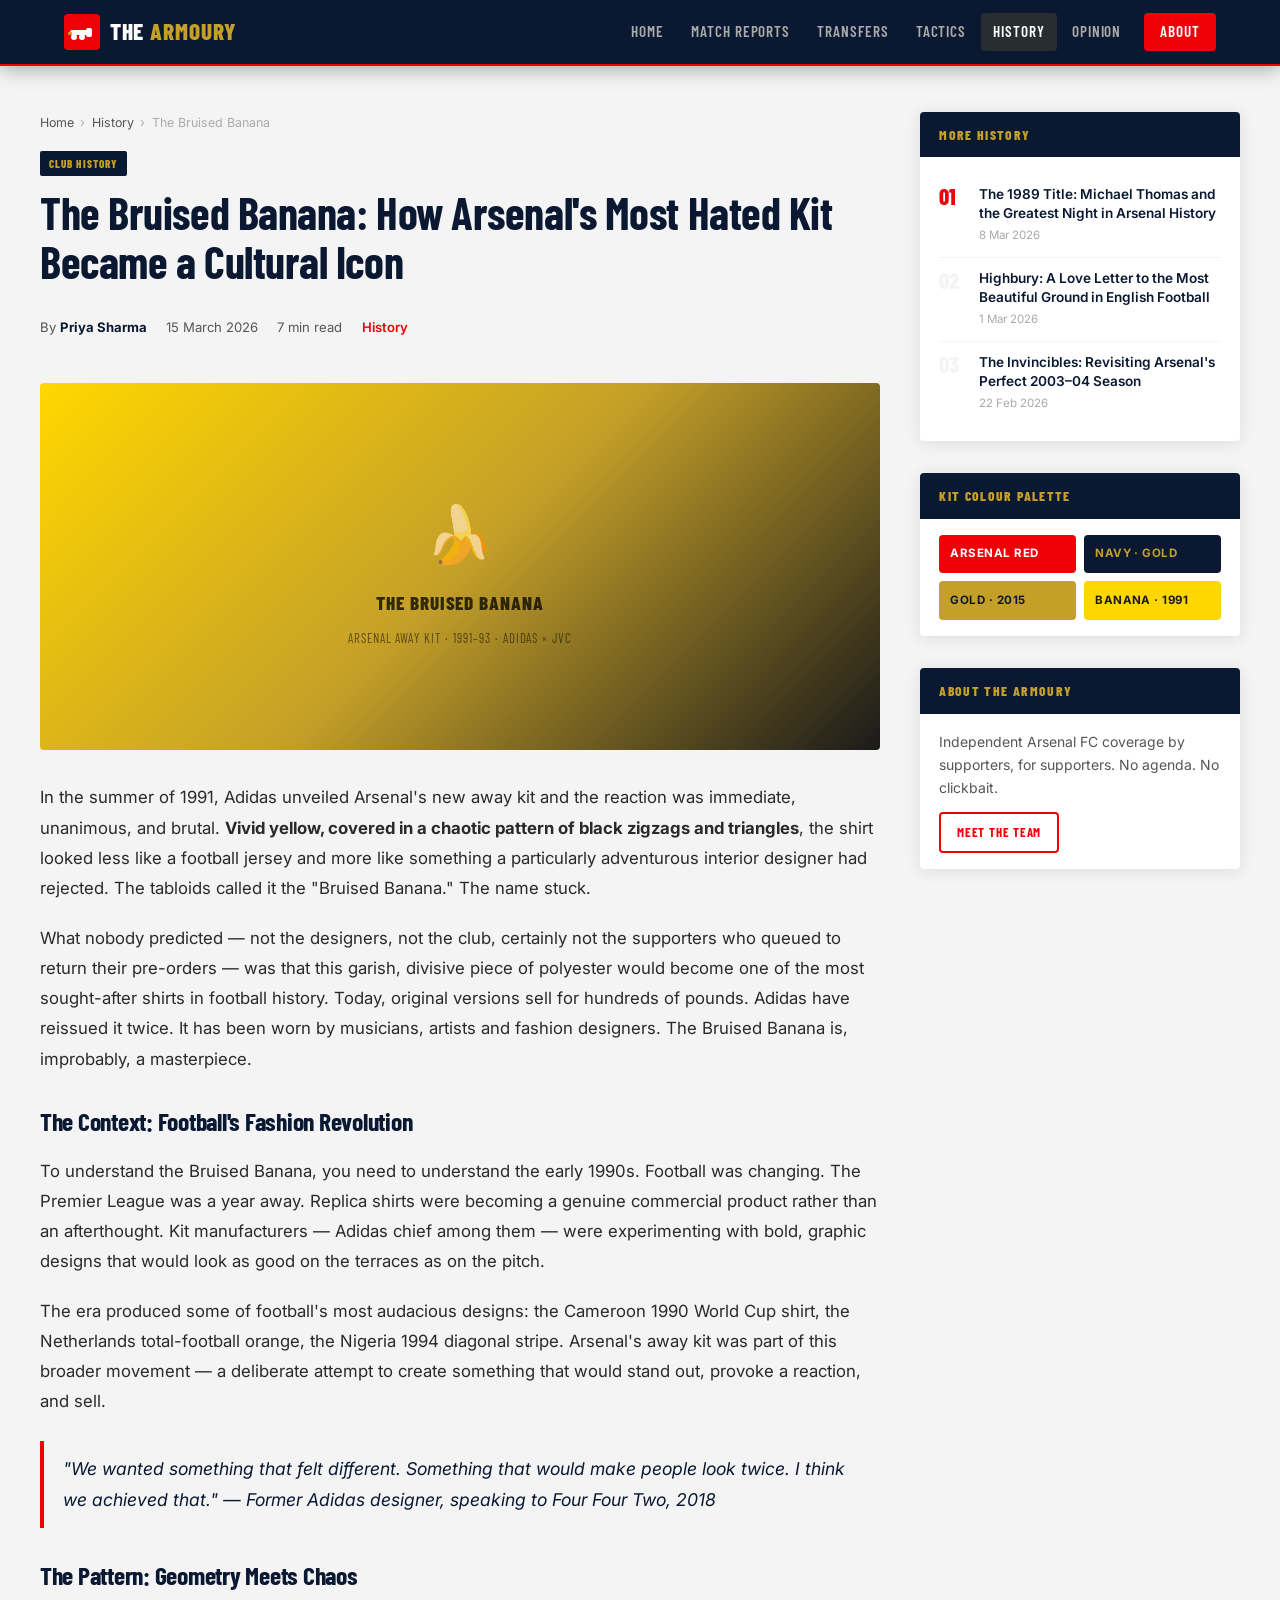
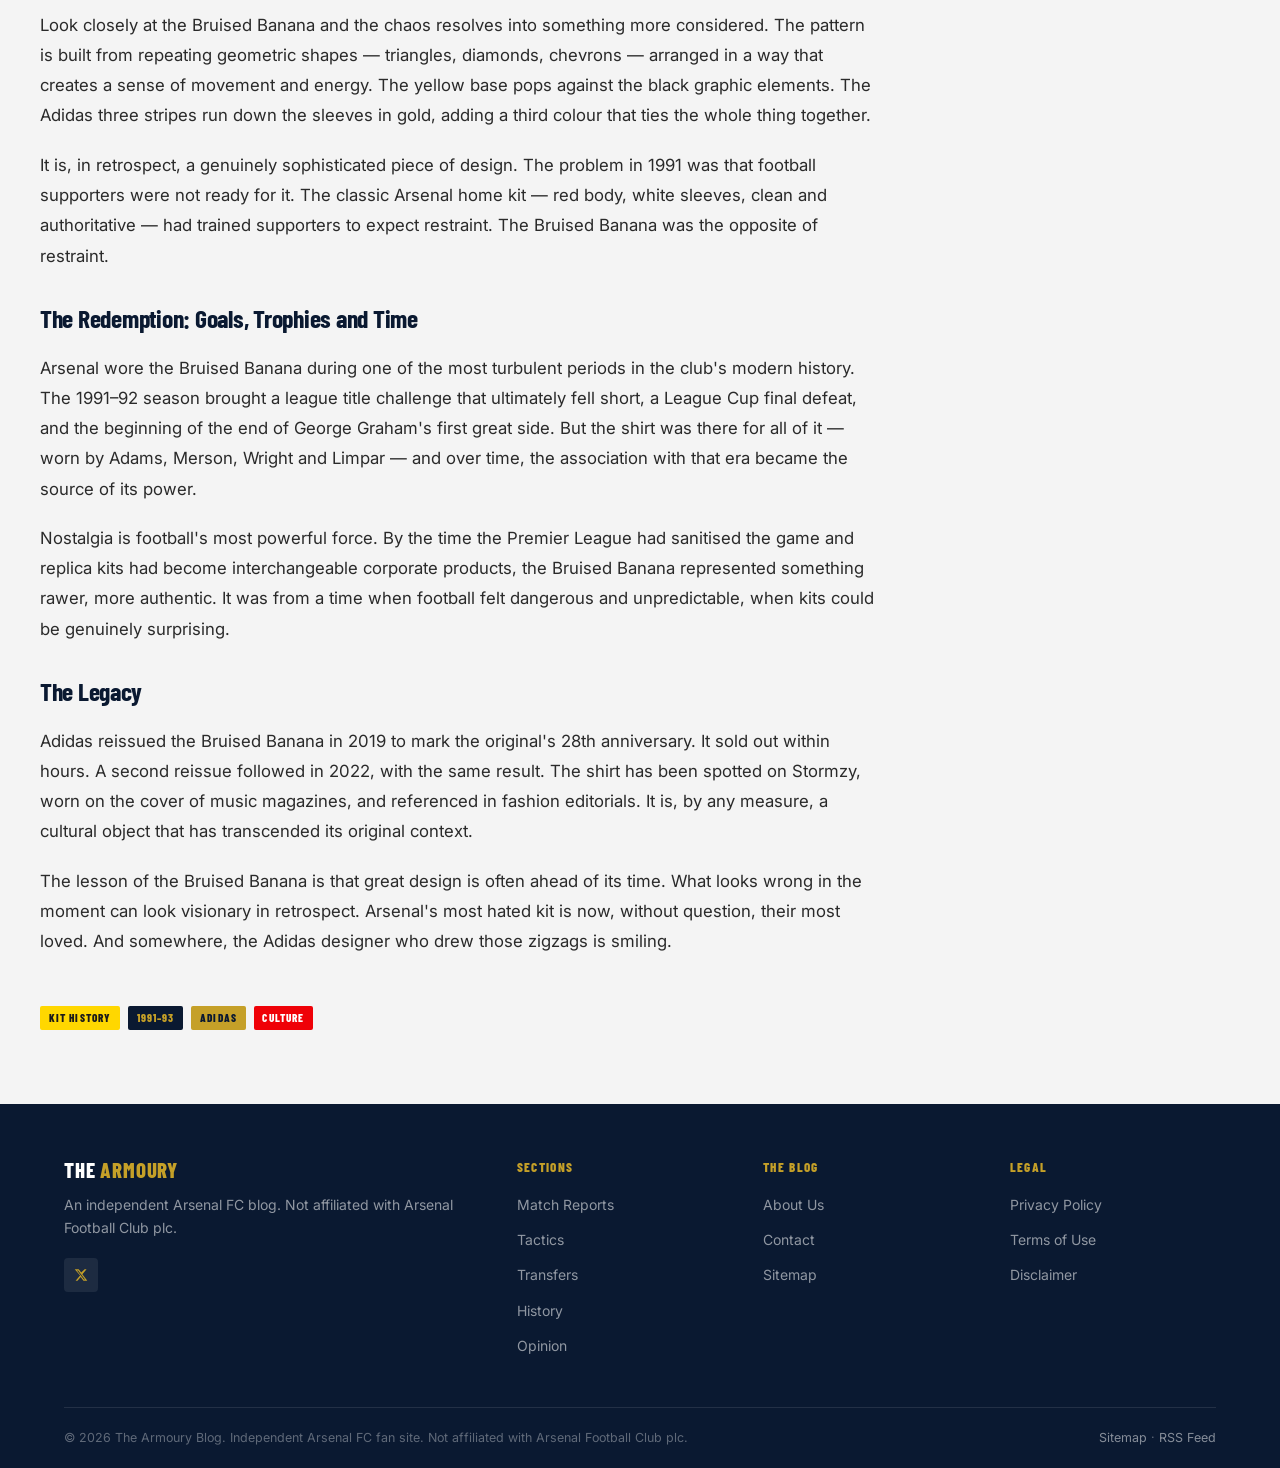
<file: posts/bruised-banana-kit-history.html>
<!DOCTYPE html>
<html lang="en">
<head>
  <meta charset="UTF-8" />
  <meta name="viewport" content="width=device-width, initial-scale=1.0" />

  <title>The Bruised Banana: How Arsenal's Most Hated Kit Became a Cultural Icon | The Armoury Blog</title>
  <meta name="description" content="The 1991–93 Arsenal away shirt was mocked on arrival and worshipped within a decade. The story of football's most unlikely fashion icon — the Bruised Banana." />
  <meta name="keywords" content="Arsenal Bruised Banana kit, Arsenal 1991 away shirt, Arsenal kit history, JVC Arsenal, Adidas Arsenal" />
  <meta name="author" content="Priya Sharma" />
  <meta name="robots" content="index, follow, max-snippet:-1, max-image-preview:large, max-video-preview:-1" />
  <link rel="canonical" href="https://thearmoury.blog/posts/bruised-banana-kit-history.html" />

  <meta property="og:type"        content="article" />
  <meta property="og:site_name"   content="The Armoury Blog" />
  <meta property="og:title"       content="The Bruised Banana: How Arsenal's Most Hated Kit Became a Cultural Icon" />
  <meta property="og:description" content="The 1991–93 Arsenal away shirt was mocked on arrival and worshipped within a decade. The story of football's most unlikely fashion icon." />
  <meta property="og:url"         content="https://thearmoury.blog/posts/bruised-banana-kit-history.html" />
  <meta property="og:image"       content="https://thearmoury.blog/images/posts/bruised-banana-kit.jpg" />
  <meta property="og:image:width" content="1200" />
  <meta property="og:image:height" content="630" />
  <meta property="og:locale"      content="en_GB" />
  <meta property="article:published_time" content="2026-03-15T10:00:00+00:00" />
  <meta property="article:author"         content="https://thearmoury.blog/writers/priya-sharma.html" />
  <meta property="article:section"        content="History" />
  <meta property="article:tag"            content="Kit History" />
  <meta property="article:tag"            content="Bruised Banana" />

  <meta name="twitter:card"        content="summary_large_image" />
  <meta name="twitter:site"        content="@TheArmouryBlog" />
  <meta name="twitter:title"       content="The Bruised Banana: How Arsenal's Most Hated Kit Became a Cultural Icon" />
  <meta name="twitter:description" content="The 1991–93 Arsenal away shirt was mocked on arrival and worshipped within a decade." />
  <meta name="twitter:image"       content="https://thearmoury.blog/images/posts/bruised-banana-kit.jpg" />

  <script type="application/ld+json">
  {
    "@context": "https://schema.org",
    "@type": "BlogPosting",
    "headline": "The Bruised Banana: How Arsenal's Most Hated Kit Became a Cultural Icon",
    "description": "The 1991–93 Arsenal away shirt was mocked on arrival and worshipped within a decade. The story of football's most unlikely fashion icon.",
    "image": {
      "@type": "ImageObject",
      "url": "https://thearmoury.blog/images/posts/bruised-banana-kit.jpg",
      "width": 1200,
      "height": 630
    },
    "url": "https://thearmoury.blog/posts/bruised-banana-kit-history.html",
    "datePublished": "2026-03-15T10:00:00+00:00",
    "dateModified": "2026-03-15T10:00:00+00:00",
    "author": {
      "@type": "Person",
      "name": "Priya Sharma",
      "url": "https://thearmoury.blog/writers/priya-sharma.html"
    },
    "publisher": {
      "@type": "Organization",
      "name": "The Armoury Blog",
      "url": "https://thearmoury.blog/",
      "logo": {
        "@type": "ImageObject",
        "url": "https://thearmoury.blog/images/logo.png",
        "width": 200,
        "height": 60
      }
    },
    "mainEntityOfPage": {
      "@type": "WebPage",
      "@id": "https://thearmoury.blog/posts/bruised-banana-kit-history.html"
    },
    "articleSection": "History",
    "keywords": ["Arsenal", "Bruised Banana", "Kit History", "1991", "Adidas"],
    "wordCount": 950,
    "inLanguage": "en-GB"
  }
  </script>

  <script type="application/ld+json">
  {
    "@context": "https://schema.org",
    "@type": "BreadcrumbList",
    "itemListElement": [
      { "@type": "ListItem", "position": 1, "name": "Home",    "item": "https://thearmoury.blog/" },
      { "@type": "ListItem", "position": 2, "name": "History", "item": "https://thearmoury.blog/history.html" },
      { "@type": "ListItem", "position": 3, "name": "The Bruised Banana", "item": "https://thearmoury.blog/posts/bruised-banana-kit-history.html" }
    ]
  }
  </script>

  <link rel="preconnect" href="https://fonts.googleapis.com" />
  <link rel="preconnect" href="https://fonts.gstatic.com" crossorigin />
  <link href="https://fonts.googleapis.com/css2?family=Barlow+Condensed:wght@600;700;800&family=Inter:wght@400;500;600;700&display=swap" rel="stylesheet" />
  <link rel="stylesheet" href="../css/style.css" />
  <link rel="icon" type="image/svg+xml" href="../images/favicon.svg" />
  <meta name="theme-color" content="#0A1931" />
  <style>
    #reading-progress { position:fixed;top:0;left:0;height:3px;width:0%;background:var(--yellow);z-index:200;transition:width 0.1s linear; }
  </style>
</head>
<body>

  <div id="reading-progress" role="progressbar" aria-label="Reading progress" aria-valuenow="0" aria-valuemin="0" aria-valuemax="100"></div>

  <header class="site-header" role="banner">
    <div class="container header-inner">
      <a href="../index.html" class="site-logo" aria-label="The Armoury Blog — Home">
        <svg class="logo-cannon" viewBox="0 0 36 36" fill="none" aria-hidden="true">
          <rect width="36" height="36" rx="4" fill="#EF0107"/>
          <rect x="6" y="16" width="20" height="5" rx="2" fill="white"/>
          <rect x="22" y="14" width="6" height="9" rx="2" fill="white"/>
          <circle cx="10" cy="23" r="3" fill="white"/>
          <circle cx="18" cy="23" r="3" fill="white"/>
          <rect x="4" y="18" width="4" height="3" rx="1" fill="#C5A028"/>
        </svg>
        <span class="logo-text">The <span>Armoury</span></span>
      </a>
      <nav class="site-nav" role="navigation" aria-label="Main navigation">
        <a href="../index.html">Home</a>
        <a href="../match-reports.html">Match Reports</a>
        <a href="../transfers.html">Transfers</a>
        <a href="../tactics.html">Tactics</a>
        <a href="../history.html" class="active">History</a>
        <a href="../opinion.html">Opinion</a>
        <a href="../about.html" class="nav-cta">About</a>
      </nav>
      <button class="nav-toggle" aria-label="Toggle navigation" aria-expanded="false">
        <svg width="22" height="22" viewBox="0 0 22 22" fill="none"><rect y="4" width="22" height="2.5" rx="1.25" fill="currentColor"/><rect y="10" width="22" height="2.5" rx="1.25" fill="currentColor"/><rect y="16" width="22" height="2.5" rx="1.25" fill="currentColor"/></svg>
      </button>
    </div>
  </header>

  <main id="main-content" role="main">
    <div class="container article-layout">

      <article itemscope itemtype="https://schema.org/BlogPosting">
        <meta itemprop="url" content="https://thearmoury.blog/posts/bruised-banana-kit-history.html" />

        <header class="article-header">
          <nav class="article-breadcrumb" aria-label="Breadcrumb">
            <a href="../index.html">Home</a>
            <span class="sep" aria-hidden="true">›</span>
            <a href="../history.html">History</a>
            <span class="sep" aria-hidden="true">›</span>
            <span aria-current="page">The Bruised Banana</span>
          </nav>

          <span class="post-tag tag-navy" style="margin-bottom:0.75rem;display:inline-block;">Club History</span>

          <h1 class="article-title" itemprop="headline">
            The Bruised Banana: How Arsenal's Most Hated Kit Became a Cultural Icon
          </h1>

          <div class="article-meta">
            <span>By <a href="../writers/priya-sharma.html" class="author" itemprop="author" itemscope itemtype="https://schema.org/Person"><span itemprop="name">Priya Sharma</span></a></span>
            <time itemprop="datePublished" datetime="2026-03-15T10:00:00+00:00">15 March 2026</time>
            <span>7 min read</span>
            <span><a href="../history.html" class="tag">History</a></span>
          </div>
        </header>

        <!-- Hero — Bruised Banana yellow -->
        <div class="article-hero-image" style="background:linear-gradient(135deg,#FFD700 0%,#c5a028 50%,#1A1A1A 100%);display:flex;align-items:center;justify-content:center;flex-direction:column;gap:0.5rem;color:rgba(0,0,0,0.75);font-family:'Barlow Condensed',sans-serif;letter-spacing:0.06em;text-transform:uppercase;" role="img" aria-label="Arsenal 1991-93 Bruised Banana away kit">
          <span style="font-size:3.5rem;">🍌</span>
          <span style="font-size:1.2rem;font-weight:800;">The Bruised Banana</span>
          <span style="font-size:0.8rem;opacity:0.7;">Arsenal Away Kit · 1991–93 · Adidas × JVC</span>
        </div>

        <div class="article-body" itemprop="articleBody">

          <p>In the summer of 1991, Adidas unveiled Arsenal's new away kit and the reaction was immediate, unanimous, and brutal. <strong>Vivid yellow, covered in a chaotic pattern of black zigzags and triangles</strong>, the shirt looked less like a football jersey and more like something a particularly adventurous interior designer had rejected. The tabloids called it the "Bruised Banana." The name stuck.</p>

          <p>What nobody predicted — not the designers, not the club, certainly not the supporters who queued to return their pre-orders — was that this garish, divisive piece of polyester would become one of the most sought-after shirts in football history. Today, original versions sell for hundreds of pounds. Adidas have reissued it twice. It has been worn by musicians, artists and fashion designers. The Bruised Banana is, improbably, a masterpiece.</p>

          <h2>The Context: Football's Fashion Revolution</h2>

          <p>To understand the Bruised Banana, you need to understand the early 1990s. Football was changing. The Premier League was a year away. Replica shirts were becoming a genuine commercial product rather than an afterthought. Kit manufacturers — Adidas chief among them — were experimenting with bold, graphic designs that would look as good on the terraces as on the pitch.</p>

          <p>The era produced some of football's most audacious designs: the Cameroon 1990 World Cup shirt, the Netherlands total-football orange, the Nigeria 1994 diagonal stripe. Arsenal's away kit was part of this broader movement — a deliberate attempt to create something that would stand out, provoke a reaction, and sell.</p>

          <blockquote>
            "We wanted something that felt different. Something that would make people look twice. I think we achieved that."
            <cite>— Former Adidas designer, speaking to Four Four Two, 2018</cite>
          </blockquote>

          <h2>The Pattern: Geometry Meets Chaos</h2>

          <p>Look closely at the Bruised Banana and the chaos resolves into something more considered. The pattern is built from repeating geometric shapes — triangles, diamonds, chevrons — arranged in a way that creates a sense of movement and energy. The yellow base pops against the black graphic elements. The Adidas three stripes run down the sleeves in gold, adding a third colour that ties the whole thing together.</p>

          <p>It is, in retrospect, a genuinely sophisticated piece of design. The problem in 1991 was that football supporters were not ready for it. The classic Arsenal home kit — red body, white sleeves, clean and authoritative — had trained supporters to expect restraint. The Bruised Banana was the opposite of restraint.</p>

          <h2>The Redemption: Goals, Trophies and Time</h2>

          <p>Arsenal wore the Bruised Banana during one of the most turbulent periods in the club's modern history. The 1991–92 season brought a league title challenge that ultimately fell short, a League Cup final defeat, and the beginning of the end of George Graham's first great side. But the shirt was there for all of it — worn by Adams, Merson, Wright and Limpar — and over time, the association with that era became the source of its power.</p>

          <p>Nostalgia is football's most powerful force. By the time the Premier League had sanitised the game and replica kits had become interchangeable corporate products, the Bruised Banana represented something rawer, more authentic. It was from a time when football felt dangerous and unpredictable, when kits could be genuinely surprising.</p>

          <h2>The Legacy</h2>

          <p>Adidas reissued the Bruised Banana in 2019 to mark the original's 28th anniversary. It sold out within hours. A second reissue followed in 2022, with the same result. The shirt has been spotted on Stormzy, worn on the cover of music magazines, and referenced in fashion editorials. It is, by any measure, a cultural object that has transcended its original context.</p>

          <p>The lesson of the Bruised Banana is that great design is often ahead of its time. What looks wrong in the moment can look visionary in retrospect. Arsenal's most hated kit is now, without question, their most loved. And somewhere, the Adidas designer who drew those zigzags is smiling.</p>

        </div>

        <div style="margin-top:2rem;padding-top:1rem;border-top:1px solid var(--grey-light);display:flex;flex-wrap:wrap;gap:0.5rem;">
          <span class="post-tag tag-yellow">Kit History</span>
          <span class="post-tag tag-navy">1991–93</span>
          <span class="post-tag tag-gold">Adidas</span>
          <span class="post-tag tag-red">Culture</span>
        </div>

      </article>

      <aside class="sidebar" role="complementary" aria-label="Sidebar">
        <div class="sidebar-widget">
          <div class="widget-header">More History</div>
          <div class="widget-body">
            <ol class="latest-list">
              <li>
                <span class="latest-num">01</span>
                <div>
                  <div class="latest-title"><a href="#">The 1989 Title: Michael Thomas and the Greatest Night in Arsenal History</a></div>
                  <div class="latest-date">8 Mar 2026</div>
                </div>
              </li>
              <li>
                <span class="latest-num">02</span>
                <div>
                  <div class="latest-title"><a href="#">Highbury: A Love Letter to the Most Beautiful Ground in English Football</a></div>
                  <div class="latest-date">1 Mar 2026</div>
                </div>
              </li>
              <li>
                <span class="latest-num">03</span>
                <div>
                  <div class="latest-title"><a href="#">The Invincibles: Revisiting Arsenal's Perfect 2003–04 Season</a></div>
                  <div class="latest-date">22 Feb 2026</div>
                </div>
              </li>
            </ol>
          </div>
        </div>
        <div class="sidebar-widget">
          <div class="widget-header">Kit Colour Palette</div>
          <div class="widget-body">
            <div class="kit-swatches">
              <div class="swatch swatch-red">Arsenal Red</div>
              <div class="swatch swatch-navy">Navy · Gold</div>
              <div class="swatch swatch-gold">Gold · 2015</div>
              <div class="swatch swatch-yellow">Banana · 1991</div>
            </div>
          </div>
        </div>
        <div class="sidebar-widget">
          <div class="widget-header">About The Armoury</div>
          <div class="widget-body">
            <p style="font-size:0.875rem;color:#555;line-height:1.65;margin-bottom:0.8rem;">Independent Arsenal FC coverage by supporters, for supporters. No agenda. No clickbait.</p>
            <a href="../about.html" class="btn btn-outline-red" style="font-size:0.8rem;padding:0.5rem 1rem;">Meet the Team</a>
          </div>
        </div>
      </aside>

    </div>
  </main>

  <footer class="site-footer" role="contentinfo">
    <div class="container">
      <div class="footer-grid">
        <div class="footer-brand">
          <span class="logo-text">The <span>Armoury</span></span>
          <p class="footer-desc">An independent Arsenal FC blog. Not affiliated with Arsenal Football Club plc.</p>
          <div class="footer-social">
            <a href="#" class="social-link" aria-label="Twitter / X"><svg width="14" height="14" viewBox="0 0 24 24" fill="currentColor"><path d="M18.244 2.25h3.308l-7.227 8.26 8.502 11.24H16.17l-4.714-6.231-5.401 6.231H2.746l7.73-8.835L1.254 2.25H8.08l4.253 5.622zm-1.161 17.52h1.833L7.084 4.126H5.117z"/></svg></a>
          </div>
        </div>
        <div class="footer-col">
          <h4>Sections</h4>
          <ul class="footer-links">
            <li><a href="../match-reports.html">Match Reports</a></li>
            <li><a href="../tactics.html">Tactics</a></li>
            <li><a href="../transfers.html">Transfers</a></li>
            <li><a href="../history.html">History</a></li>
            <li><a href="../opinion.html">Opinion</a></li>
          </ul>
        </div>
        <div class="footer-col">
          <h4>The Blog</h4>
          <ul class="footer-links">
            <li><a href="../about.html">About Us</a></li>
            <li><a href="../contact.html">Contact</a></li>
            <li><a href="../sitemap.xml">Sitemap</a></li>
          </ul>
        </div>
        <div class="footer-col">
          <h4>Legal</h4>
          <ul class="footer-links">
            <li><a href="../privacy.html">Privacy Policy</a></li>
            <li><a href="../terms.html">Terms of Use</a></li>
            <li><a href="../disclaimer.html">Disclaimer</a></li>
          </ul>
        </div>
      </div>
      <div class="footer-bottom">
        <span>© 2026 The Armoury Blog. Independent Arsenal FC fan site. Not affiliated with Arsenal Football Club plc.</span>
        <span><a href="../sitemap.xml">Sitemap</a> · <a href="../rss.xml">RSS Feed</a></span>
      </div>
    </div>
  </footer>

  <button id="back-to-top" aria-label="Back to top" style="position:fixed;bottom:1.5rem;right:1.5rem;width:40px;height:40px;background:var(--red);color:#fff;border:none;border-radius:4px;cursor:pointer;opacity:0;pointer-events:none;transition:opacity 0.3s;font-size:1.1rem;display:flex;align-items:center;justify-content:center;box-shadow:0 2px 12px rgba(0,0,0,0.25);" aria-hidden="true">↑</button>

  <script src="../js/main.js"></script>
</body>
</html>
</file>
<file: css/style.css>
/* ============================================================
   THE ARMOURY BLOG — Arsenal Kit-Inspired Design System
   Palette:
     Arsenal Red     : #EF0107
     White           : #FFFFFF
     Midnight Navy   : #0A1931
     Gold            : #C5A028
     Bruised Yellow  : #FFD700
     Black           : #1A1A1A
     Light Grey      : #F4F4F4
     Mid Grey        : #888888
   ============================================================ */

/* --- Reset & Base --- */
*, *::before, *::after { box-sizing: border-box; margin: 0; padding: 0; }

:root {
  --red:        #EF0107;
  --red-dark:   #B5000A;
  --white:      #FFFFFF;
  --navy:       #0A1931;
  --navy-light: #122244;
  --gold:       #C5A028;
  --yellow:     #FFD700;
  --black:      #1A1A1A;
  --grey-light: #F4F4F4;
  --grey-mid:   #AAAAAA;
  --grey-dark:  #555555;
  --body-font:  'Inter', 'Helvetica Neue', Arial, sans-serif;
  --head-font:  'Barlow Condensed', 'Arial Narrow', Arial, sans-serif;
  --mono-font:  'JetBrains Mono', 'Courier New', monospace;
  --max-width:  1200px;
  --radius:     4px;
  --shadow:     0 2px 16px rgba(10,25,49,0.10);
  --shadow-lg:  0 8px 40px rgba(10,25,49,0.18);
  --transition: 0.22s cubic-bezier(.4,0,.2,1);
}

html { scroll-behavior: smooth; font-size: 16px; }

body {
  font-family: var(--body-font);
  background: var(--grey-light);
  color: var(--black);
  line-height: 1.7;
  -webkit-font-smoothing: antialiased;
}

a { color: var(--red); text-decoration: none; transition: color var(--transition); }
a:hover { color: var(--red-dark); }

img { max-width: 100%; height: auto; display: block; }

/* --- Typography --- */
h1, h2, h3, h4, h5, h6 {
  font-family: var(--head-font);
  font-weight: 700;
  line-height: 1.15;
  letter-spacing: -0.01em;
  color: var(--navy);
}

h1 { font-size: clamp(2rem, 5vw, 3.5rem); }
h2 { font-size: clamp(1.5rem, 3.5vw, 2.4rem); }
h3 { font-size: clamp(1.2rem, 2.5vw, 1.7rem); }
h4 { font-size: 1.15rem; }

p { margin-bottom: 1.1rem; }

/* --- Utility --- */
.container { max-width: var(--max-width); margin: 0 auto; padding: 0 1.5rem; }
.sr-only { position: absolute; width: 1px; height: 1px; overflow: hidden; clip: rect(0,0,0,0); white-space: nowrap; }
.text-red { color: var(--red); }
.text-gold { color: var(--gold); }
.text-navy { color: var(--navy); }

/* ============================================================
   HEADER / NAV
   Inspired by: Midnight Navy + Gold away kit (2015-16 Puma)
   ============================================================ */
.site-header {
  background: var(--navy);
  position: sticky;
  top: 0;
  z-index: 100;
  box-shadow: 0 2px 0 var(--red), 0 4px 20px rgba(0,0,0,0.35);
}

.header-inner {
  display: flex;
  align-items: center;
  justify-content: space-between;
  height: 64px;
  gap: 1rem;
}

.site-logo {
  display: flex;
  align-items: center;
  gap: 0.6rem;
  text-decoration: none;
}

.logo-cannon {
  width: 36px;
  height: 36px;
  flex-shrink: 0;
}

.logo-text {
  font-family: var(--head-font);
  font-size: 1.45rem;
  font-weight: 800;
  letter-spacing: 0.04em;
  text-transform: uppercase;
  color: var(--white);
  line-height: 1;
}

.logo-text span {
  color: var(--gold);
}

.site-nav {
  display: flex;
  align-items: center;
  gap: 0.2rem;
}

.site-nav a {
  font-family: var(--head-font);
  font-size: 0.95rem;
  font-weight: 600;
  letter-spacing: 0.06em;
  text-transform: uppercase;
  color: var(--grey-mid);
  padding: 0.4rem 0.75rem;
  border-radius: var(--radius);
  transition: color var(--transition), background var(--transition);
}

.site-nav a:hover,
.site-nav a.active {
  color: var(--white);
  background: rgba(197,160,40,0.15);
}

.nav-cta {
  background: var(--red) !important;
  color: var(--white) !important;
  padding: 0.4rem 1rem !important;
  border-radius: var(--radius) !important;
  margin-left: 0.5rem;
}

.nav-cta:hover { background: var(--red-dark) !important; }

.nav-toggle {
  display: none;
  background: none;
  border: none;
  cursor: pointer;
  padding: 0.4rem;
  color: var(--white);
}

/* ============================================================
   HERO — Classic Red/White Home Kit (1988-91 JVC era)
   ============================================================ */
.hero {
  background: var(--red);
  position: relative;
  overflow: hidden;
  padding: 4rem 0 3rem;
}

/* Geometric diagonal pattern echoing Bruised Banana */
.hero::before {
  content: '';
  position: absolute;
  inset: 0;
  background-image:
    repeating-linear-gradient(
      -55deg,
      transparent,
      transparent 28px,
      rgba(255,255,255,0.04) 28px,
      rgba(255,255,255,0.04) 30px
    );
  pointer-events: none;
}

.hero::after {
  content: '';
  position: absolute;
  bottom: 0; left: 0; right: 0;
  height: 6px;
  background: linear-gradient(90deg, var(--white) 0%, var(--white) 50%, var(--navy) 50%, var(--navy) 100%);
}

.hero-inner {
  display: grid;
  grid-template-columns: 1fr 1fr;
  gap: 3rem;
  align-items: center;
  position: relative;
  z-index: 1;
}

.hero-label {
  display: inline-block;
  font-family: var(--head-font);
  font-size: 0.78rem;
  font-weight: 700;
  letter-spacing: 0.12em;
  text-transform: uppercase;
  color: var(--yellow);
  background: rgba(0,0,0,0.25);
  padding: 0.25rem 0.7rem;
  border-radius: 2px;
  margin-bottom: 1rem;
}

.hero-title {
  font-size: clamp(2rem, 4.5vw, 3.2rem);
  color: var(--white);
  margin-bottom: 1rem;
  line-height: 1.1;
}

.hero-excerpt {
  color: rgba(255,255,255,0.85);
  font-size: 1.05rem;
  margin-bottom: 1.5rem;
  line-height: 1.65;
}

.hero-meta {
  display: flex;
  align-items: center;
  gap: 1rem;
  font-size: 0.82rem;
  color: rgba(255,255,255,0.65);
  margin-bottom: 1.5rem;
  flex-wrap: wrap;
}

.hero-meta .author { color: var(--yellow); font-weight: 600; }

.btn {
  display: inline-flex;
  align-items: center;
  gap: 0.4rem;
  font-family: var(--head-font);
  font-size: 0.95rem;
  font-weight: 700;
  letter-spacing: 0.06em;
  text-transform: uppercase;
  padding: 0.7rem 1.5rem;
  border-radius: var(--radius);
  transition: all var(--transition);
  cursor: pointer;
  border: 2px solid transparent;
}

.btn-white {
  background: var(--white);
  color: var(--red);
  border-color: var(--white);
}

.btn-white:hover {
  background: transparent;
  color: var(--white);
}

.btn-gold {
  background: var(--gold);
  color: var(--navy);
  border-color: var(--gold);
}

.btn-gold:hover {
  background: transparent;
  color: var(--gold);
}

.btn-outline-red {
  background: transparent;
  color: var(--red);
  border-color: var(--red);
}

.btn-outline-red:hover {
  background: var(--red);
  color: var(--white);
}

.hero-image-wrap {
  position: relative;
  border-radius: 6px;
  overflow: hidden;
  box-shadow: var(--shadow-lg);
  aspect-ratio: 16/10;
  background: var(--navy);
}

.hero-image-wrap img {
  width: 100%;
  height: 100%;
  object-fit: cover;
}

.hero-image-placeholder {
  width: 100%;
  height: 100%;
  display: flex;
  flex-direction: column;
  align-items: center;
  justify-content: center;
  background: linear-gradient(135deg, var(--navy) 0%, var(--navy-light) 100%);
  color: var(--gold);
  font-family: var(--head-font);
  font-size: 1.1rem;
  letter-spacing: 0.08em;
  text-transform: uppercase;
  gap: 0.5rem;
  min-height: 260px;
}

/* ============================================================
   TICKER — Breaking news strip
   ============================================================ */
.ticker-bar {
  background: var(--black);
  color: var(--white);
  overflow: hidden;
  height: 36px;
  display: flex;
  align-items: center;
}

.ticker-label {
  background: var(--red);
  font-family: var(--head-font);
  font-size: 0.78rem;
  font-weight: 800;
  letter-spacing: 0.1em;
  text-transform: uppercase;
  padding: 0 1rem;
  height: 100%;
  display: flex;
  align-items: center;
  white-space: nowrap;
  flex-shrink: 0;
}

.ticker-track {
  display: flex;
  animation: ticker 28s linear infinite;
  white-space: nowrap;
  gap: 3rem;
  padding-left: 2rem;
  font-size: 0.82rem;
  letter-spacing: 0.03em;
}

.ticker-track span::before { content: '◆  '; color: var(--gold); }

@keyframes ticker {
  0%   { transform: translateX(0); }
  100% { transform: translateX(-50%); }
}

/* ============================================================
   MAIN LAYOUT
   ============================================================ */
.main-layout {
  display: grid;
  grid-template-columns: 1fr 340px;
  gap: 2.5rem;
  padding: 3rem 0 4rem;
}

/* ============================================================
   SECTION HEADERS
   ============================================================ */
.section-header {
  display: flex;
  align-items: center;
  justify-content: space-between;
  margin-bottom: 1.5rem;
  padding-bottom: 0.75rem;
  border-bottom: 3px solid var(--red);
}

.section-title {
  font-family: var(--head-font);
  font-size: 1.3rem;
  font-weight: 800;
  letter-spacing: 0.06em;
  text-transform: uppercase;
  color: var(--navy);
  display: flex;
  align-items: center;
  gap: 0.5rem;
}

.section-title::before {
  content: '';
  display: inline-block;
  width: 4px;
  height: 1.2em;
  background: var(--red);
  border-radius: 2px;
}

.section-link {
  font-family: var(--head-font);
  font-size: 0.8rem;
  font-weight: 700;
  letter-spacing: 0.08em;
  text-transform: uppercase;
  color: var(--grey-dark);
}

.section-link:hover { color: var(--red); }

/* ============================================================
   POST CARDS
   White card with red left-border stripe (white sleeves motif)
   ============================================================ */
.posts-grid {
  display: grid;
  grid-template-columns: repeat(2, 1fr);
  gap: 1.5rem;
  margin-bottom: 2.5rem;
}

.post-card {
  background: var(--white);
  border-radius: var(--radius);
  box-shadow: var(--shadow);
  overflow: hidden;
  display: flex;
  flex-direction: column;
  border-left: 4px solid var(--red);
  transition: transform var(--transition), box-shadow var(--transition), border-color var(--transition);
}

.post-card:hover {
  transform: translateY(-4px);
  box-shadow: var(--shadow-lg);
  border-left-color: var(--gold);
}

.post-card-image {
  aspect-ratio: 16/9;
  overflow: hidden;
  background: var(--navy);
  position: relative;
}

.post-card-image img {
  width: 100%;
  height: 100%;
  object-fit: cover;
  transition: transform 0.4s ease;
}

.post-card:hover .post-card-image img { transform: scale(1.04); }

.post-card-img-placeholder {
  width: 100%;
  height: 100%;
  min-height: 160px;
  display: flex;
  align-items: center;
  justify-content: center;
  font-size: 2.5rem;
}

.post-card-body { padding: 1.1rem 1.2rem 1.3rem; flex: 1; display: flex; flex-direction: column; }

.post-tag {
  display: inline-block;
  font-family: var(--head-font);
  font-size: 0.7rem;
  font-weight: 800;
  letter-spacing: 0.1em;
  text-transform: uppercase;
  padding: 0.18rem 0.55rem;
  border-radius: 2px;
  margin-bottom: 0.6rem;
  background: var(--yellow);
  color: var(--black);
}

.post-tag.tag-red    { background: var(--red);   color: var(--white); }
.post-tag.tag-navy   { background: var(--navy);  color: var(--gold);  }
.post-tag.tag-gold   { background: var(--gold);  color: var(--navy);  }
.post-tag.tag-yellow { background: var(--yellow); color: var(--black); }

.post-card-title {
  font-size: 1.05rem;
  font-weight: 700;
  color: var(--navy);
  margin-bottom: 0.5rem;
  line-height: 1.3;
}

.post-card-title a { color: inherit; }
.post-card-title a:hover { color: var(--red); }

.post-card-excerpt {
  font-size: 0.875rem;
  color: var(--grey-dark);
  line-height: 1.6;
  flex: 1;
  margin-bottom: 0.8rem;
}

.post-card-meta {
  display: flex;
  align-items: center;
  gap: 0.75rem;
  font-size: 0.75rem;
  color: var(--grey-mid);
  border-top: 1px solid var(--grey-light);
  padding-top: 0.7rem;
  margin-top: auto;
}

.post-card-meta .author { color: var(--navy); font-weight: 600; }

/* Featured post card (full width) */
.post-card-featured {
  grid-column: 1 / -1;
  flex-direction: row;
}

.post-card-featured .post-card-image {
  width: 45%;
  flex-shrink: 0;
  aspect-ratio: auto;
  min-height: 220px;
}

.post-card-featured .post-card-body { padding: 1.5rem 1.8rem; }
.post-card-featured .post-card-title { font-size: 1.35rem; }

/* ============================================================
   SIDEBAR
   ============================================================ */
.sidebar { display: flex; flex-direction: column; gap: 2rem; }

.sidebar-widget {
  background: var(--white);
  border-radius: var(--radius);
  box-shadow: var(--shadow);
  overflow: hidden;
}

.widget-header {
  background: var(--navy);
  padding: 0.7rem 1.2rem;
  font-family: var(--head-font);
  font-size: 0.85rem;
  font-weight: 800;
  letter-spacing: 0.1em;
  text-transform: uppercase;
  color: var(--gold);
  display: flex;
  align-items: center;
  gap: 0.5rem;
}

.widget-body { padding: 1rem 1.2rem; }

/* Latest posts list */
.latest-list { list-style: none; }

.latest-list li {
  display: flex;
  gap: 0.75rem;
  padding: 0.7rem 0;
  border-bottom: 1px solid var(--grey-light);
  align-items: flex-start;
}

.latest-list li:last-child { border-bottom: none; }

.latest-num {
  font-family: var(--head-font);
  font-size: 1.4rem;
  font-weight: 800;
  color: var(--grey-light);
  line-height: 1;
  flex-shrink: 0;
  width: 28px;
}

.latest-list li:first-child .latest-num { color: var(--red); }

.latest-title {
  font-size: 0.85rem;
  font-weight: 600;
  color: var(--navy);
  line-height: 1.4;
}

.latest-title a { color: inherit; }
.latest-title a:hover { color: var(--red); }

.latest-date { font-size: 0.72rem; color: var(--grey-mid); margin-top: 0.2rem; }

/* Categories widget */
.cat-list { list-style: none; }

.cat-list li {
  display: flex;
  align-items: center;
  justify-content: space-between;
  padding: 0.55rem 0;
  border-bottom: 1px solid var(--grey-light);
  font-size: 0.875rem;
}

.cat-list li:last-child { border-bottom: none; }

.cat-list a {
  color: var(--navy);
  font-weight: 500;
  display: flex;
  align-items: center;
  gap: 0.5rem;
}

.cat-list a::before {
  content: '';
  display: inline-block;
  width: 8px;
  height: 8px;
  background: var(--red);
  border-radius: 50%;
}

.cat-list a:hover { color: var(--red); }

.cat-count {
  font-size: 0.72rem;
  font-weight: 700;
  background: var(--grey-light);
  color: var(--grey-dark);
  padding: 0.1rem 0.45rem;
  border-radius: 10px;
}

/* Kit colour swatch widget */
.kit-swatches {
  display: grid;
  grid-template-columns: repeat(2, 1fr);
  gap: 0.5rem;
}

.swatch {
  border-radius: var(--radius);
  padding: 0.6rem 0.7rem;
  font-size: 0.72rem;
  font-weight: 700;
  letter-spacing: 0.04em;
  text-transform: uppercase;
}

.swatch-red    { background: var(--red);   color: var(--white); }
.swatch-navy   { background: var(--navy);  color: var(--gold);  }
.swatch-gold   { background: var(--gold);  color: var(--navy);  }
.swatch-yellow { background: var(--yellow); color: var(--black); }

/* ============================================================
   CATEGORY STRIP — Bruised Banana yellow accent section
   ============================================================ */
.category-strip {
  background: var(--black);
  padding: 2.5rem 0;
  position: relative;
  overflow: hidden;
}

.category-strip::before {
  content: '';
  position: absolute;
  inset: 0;
  background-image:
    repeating-linear-gradient(
      -55deg,
      transparent,
      transparent 20px,
      rgba(255,215,0,0.04) 20px,
      rgba(255,215,0,0.04) 22px
    );
}

.category-strip-inner { position: relative; z-index: 1; }

.category-strip .section-title { color: var(--white); }
.category-strip .section-title::before { background: var(--yellow); }

.cat-cards {
  display: grid;
  grid-template-columns: repeat(5, 1fr);
  gap: 1rem;
  margin-top: 1.5rem;
}

.cat-card {
  background: rgba(255,255,255,0.05);
  border: 1px solid rgba(255,215,0,0.15);
  border-radius: var(--radius);
  padding: 1.2rem 1rem;
  text-align: center;
  transition: all var(--transition);
  cursor: pointer;
  text-decoration: none;
  display: block;
}

.cat-card:hover {
  background: var(--yellow);
  border-color: var(--yellow);
  transform: translateY(-3px);
}

.cat-card:hover .cat-card-icon,
.cat-card:hover .cat-card-name { color: var(--black); }

.cat-card-icon {
  font-size: 1.8rem;
  margin-bottom: 0.5rem;
  display: block;
  color: var(--yellow);
  transition: color var(--transition);
}

.cat-card-name {
  font-family: var(--head-font);
  font-size: 0.82rem;
  font-weight: 800;
  letter-spacing: 0.08em;
  text-transform: uppercase;
  color: var(--white);
  transition: color var(--transition);
}

/* ============================================================
   ARTICLE PAGE
   White/clean reading layout (1994-95 white away kit)
   ============================================================ */
.article-layout {
  display: grid;
  grid-template-columns: 1fr 320px;
  gap: 2.5rem;
  padding: 3rem 0 4rem;
}

.article-header { margin-bottom: 2rem; }

.article-breadcrumb {
  font-size: 0.78rem;
  color: var(--grey-mid);
  margin-bottom: 1rem;
  display: flex;
  align-items: center;
  gap: 0.4rem;
  flex-wrap: wrap;
}

.article-breadcrumb a { color: var(--grey-dark); }
.article-breadcrumb a:hover { color: var(--red); }
.article-breadcrumb .sep { color: var(--grey-mid); }

.article-title {
  font-size: clamp(1.8rem, 4vw, 2.8rem);
  color: var(--navy);
  margin-bottom: 1rem;
  line-height: 1.1;
}

.article-meta {
  display: flex;
  align-items: center;
  gap: 1.2rem;
  font-size: 0.82rem;
  color: var(--grey-dark);
  padding: 0.75rem 0;
  border-top: 1px solid var(--grey-light);
  border-bottom: 1px solid var(--grey-light);
  margin-bottom: 1.5rem;
  flex-wrap: wrap;
}

.article-meta .author { color: var(--navy); font-weight: 700; }
.article-meta .tag { color: var(--red); font-weight: 600; }

.article-hero-image {
  width: 100%;
  aspect-ratio: 16/7;
  object-fit: cover;
  border-radius: var(--radius);
  margin-bottom: 2rem;
  background: var(--navy);
}

.article-body {
  font-size: 1.05rem;
  line-height: 1.8;
  color: #2a2a2a;
}

.article-body h2 {
  font-size: 1.6rem;
  margin: 2rem 0 0.75rem;
  padding-bottom: 0.4rem;
  border-bottom: 2px solid var(--grey-light);
}

.article-body h3 { font-size: 1.25rem; margin: 1.5rem 0 0.5rem; }

.article-body p { margin-bottom: 1.2rem; }

.article-body blockquote {
  border-left: 4px solid var(--red);
  padding: 0.75rem 1.2rem;
  margin: 1.5rem 0;
  background: var(--grey-light);
  border-radius: 0 var(--radius) var(--radius) 0;
  font-style: italic;
  color: var(--navy);
  font-size: 1.1rem;
}

.article-body ul, .article-body ol {
  margin: 0 0 1.2rem 1.5rem;
}

.article-body li { margin-bottom: 0.4rem; }

.article-body a { color: var(--red); text-decoration: underline; text-decoration-thickness: 1px; }

/* ============================================================
   FOOTER — Navy + Gold (2015-16 away kit)
   ============================================================ */
.site-footer {
  background: var(--navy);
  color: rgba(255,255,255,0.7);
  padding: 3.5rem 0 0;
  margin-top: 0;
}

.footer-grid {
  display: grid;
  grid-template-columns: 2fr 1fr 1fr 1fr;
  gap: 2.5rem;
  padding-bottom: 2.5rem;
  border-bottom: 1px solid rgba(255,255,255,0.1);
}

.footer-brand .logo-text { font-size: 1.3rem; margin-bottom: 0.75rem; display: block; }

.footer-desc {
  font-size: 0.875rem;
  line-height: 1.65;
  color: rgba(255,255,255,0.55);
  margin-bottom: 1.2rem;
}

.footer-social {
  display: flex;
  gap: 0.6rem;
}

.social-link {
  width: 34px;
  height: 34px;
  border-radius: var(--radius);
  background: rgba(255,255,255,0.08);
  display: flex;
  align-items: center;
  justify-content: center;
  color: var(--gold);
  font-size: 0.9rem;
  transition: background var(--transition);
  text-decoration: none;
}

.social-link:hover { background: var(--gold); color: var(--navy); }

.footer-col h4 {
  font-family: var(--head-font);
  font-size: 0.82rem;
  font-weight: 800;
  letter-spacing: 0.1em;
  text-transform: uppercase;
  color: var(--gold);
  margin-bottom: 1rem;
}

.footer-links { list-style: none; }

.footer-links li { margin-bottom: 0.5rem; }

.footer-links a {
  font-size: 0.875rem;
  color: rgba(255,255,255,0.55);
  transition: color var(--transition);
}

.footer-links a:hover { color: var(--white); }

.footer-bottom {
  padding: 1.2rem 0;
  display: flex;
  align-items: center;
  justify-content: space-between;
  font-size: 0.78rem;
  color: rgba(255,255,255,0.35);
  flex-wrap: wrap;
  gap: 0.5rem;
}

.footer-bottom a { color: rgba(255,255,255,0.5); }
.footer-bottom a:hover { color: var(--gold); }

/* ============================================================
   PAGE HERO (inner pages)
   ============================================================ */
.page-hero {
  background: var(--navy);
  padding: 2.5rem 0;
  position: relative;
  overflow: hidden;
}

.page-hero::after {
  content: '';
  position: absolute;
  bottom: 0; left: 0; right: 0;
  height: 4px;
  background: var(--red);
}

.page-hero-title {
  color: var(--white);
  font-size: clamp(1.8rem, 4vw, 2.8rem);
}

.page-hero-sub {
  color: rgba(255,255,255,0.6);
  font-size: 1rem;
  margin-top: 0.5rem;
}

/* ============================================================
   PAGINATION
   ============================================================ */
.pagination {
  display: flex;
  align-items: center;
  justify-content: center;
  gap: 0.4rem;
  padding: 2rem 0;
}

.page-link {
  width: 38px;
  height: 38px;
  display: flex;
  align-items: center;
  justify-content: center;
  border-radius: var(--radius);
  font-family: var(--head-font);
  font-size: 0.9rem;
  font-weight: 700;
  color: var(--navy);
  background: var(--white);
  box-shadow: var(--shadow);
  transition: all var(--transition);
}

.page-link:hover, .page-link.active {
  background: var(--red);
  color: var(--white);
}

/* ============================================================
   RESPONSIVE
   ============================================================ */
@media (max-width: 1024px) {
  .main-layout    { grid-template-columns: 1fr; }
  .article-layout { grid-template-columns: 1fr; }
  .footer-grid    { grid-template-columns: 1fr 1fr; }
  .cat-cards      { grid-template-columns: repeat(3, 1fr); }
}

@media (max-width: 768px) {
  .hero-inner { grid-template-columns: 1fr; }
  .hero-image-wrap { display: none; }
  .posts-grid { grid-template-columns: 1fr; }
  .post-card-featured { flex-direction: column; }
  .post-card-featured .post-card-image { width: 100%; min-height: 180px; aspect-ratio: 16/9; }
  .cat-cards  { grid-template-columns: repeat(2, 1fr); }
  .footer-grid { grid-template-columns: 1fr; }
  .site-nav { display: none; }
  .nav-toggle { display: flex; }
  .site-nav.open {
    display: flex;
    flex-direction: column;
    position: absolute;
    top: 64px; left: 0; right: 0;
    background: var(--navy);
    padding: 1rem;
    box-shadow: 0 8px 24px rgba(0,0,0,0.3);
    z-index: 99;
  }
}

@media (max-width: 480px) {
  .cat-cards { grid-template-columns: repeat(2, 1fr); }
  .footer-bottom { flex-direction: column; text-align: center; }
}
</file>
